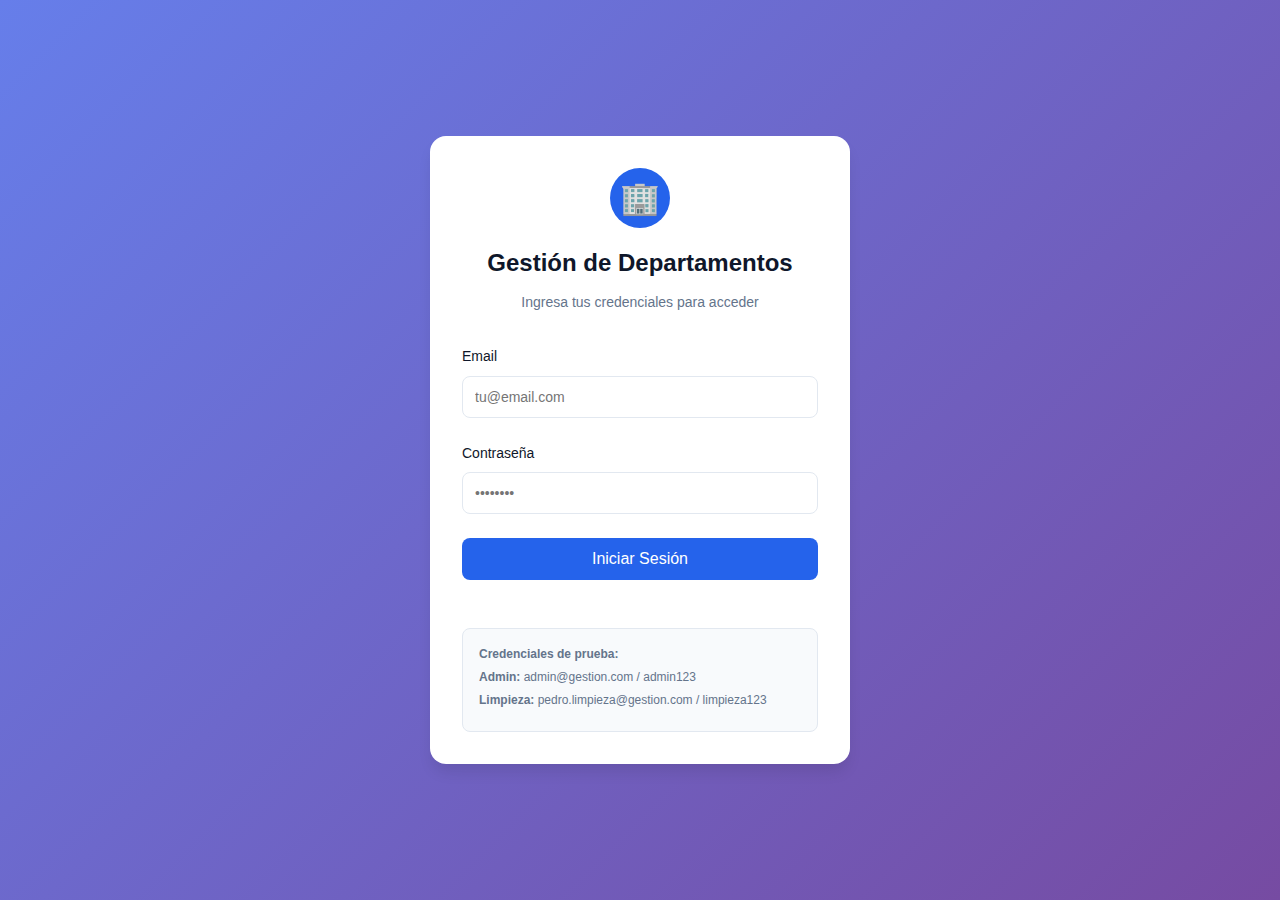
<file: index.html>
<!DOCTYPE html>
<html lang="es">
<head>
    <meta charset="UTF-8">
    <meta name="viewport" content="width=device-width, initial-scale=1.0, maximum-scale=1.0, user-scalable=no">
    <meta name="theme-color" content="#2563eb">
    <meta name="apple-mobile-web-app-capable" content="yes">
    <meta name="apple-mobile-web-app-status-bar-style" content="black-translucent">
    
    <title>Gestión de Departamentos - Login</title>
    
    <link rel="stylesheet" href="css/styles.css">
</head>
<body>
    <div class="login-container">
        <div class="login-card">
            <div class="login-header">
                <div class="icon">🏢</div>
                <h1>Gestión de Departamentos</h1>
                <p>Ingresa tus credenciales para acceder</p>
            </div>

            <form id="loginForm" class="login-form">
                <div class="form-group">
                    <label for="email">Email</label>
                    <input type="email" id="email" name="email" required placeholder="tu@email.com">
                </div>

                <div class="form-group">
                    <label for="password">Contraseña</label>
                    <input type="password" id="password" name="password" required placeholder="••••••••">
                </div>

                <div id="errorMessage" class="error-message" style="display: none;"></div>

                <button type="submit" class="btn-primary" id="loginBtn">
                    Iniciar Sesión
                </button>

                <div class="test-credentials">
                    <p class="test-title">Credenciales de prueba:</p>
                    <p><strong>Admin:</strong> admin@gestion.com / admin123</p>
                    <p><strong>Limpieza:</strong> pedro.limpieza@gestion.com / limpieza123</p>
                </div>
            </form>
        </div>
    </div>

    <script src="js/config.js"></script>
    <script src="js/auth.js"></script>
    <script src="js/login.js"></script>
    <script src="js/notifications.js"></script>
    <script src="js/mobile-auto.js"></script>
</body>
</html>
</file>
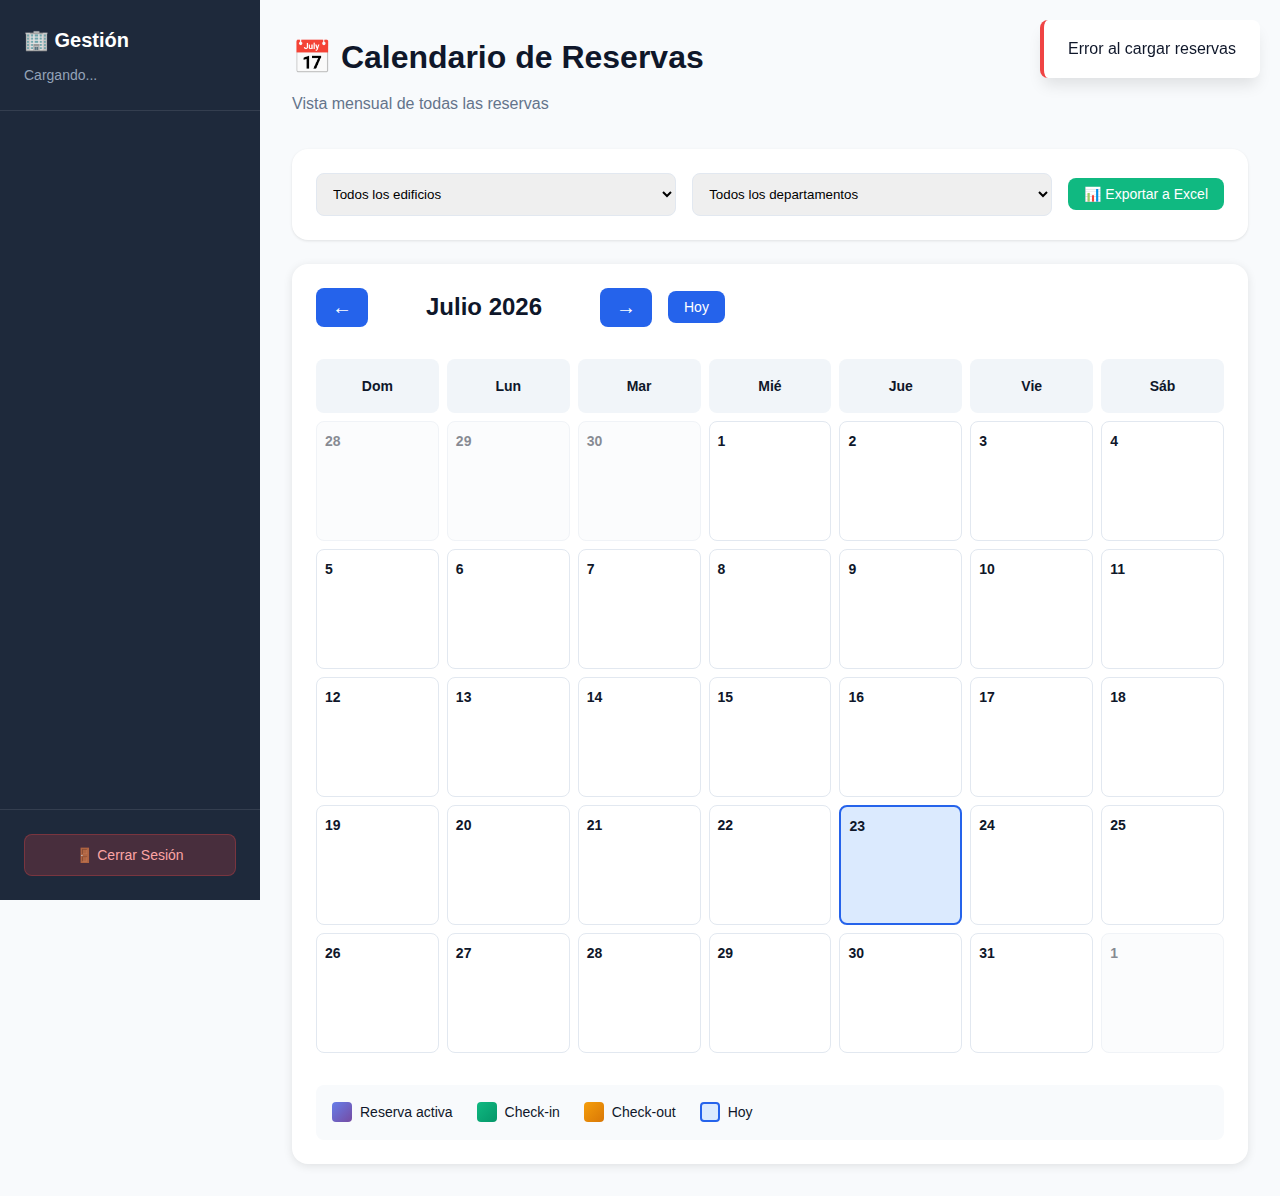
<file: pages/calendario.html>
<!DOCTYPE html>
<html lang="es">
<head>
    <meta charset="UTF-8">
    <meta name="viewport" content="width=device-width, initial-scale=1.0">
    <title>Calendario - Gestión</title>
    <link rel="stylesheet" href="../css/styles.css">
    <style>
        .calendario-container {
            background: white;
            border-radius: 1rem;
            padding: 1.5rem;
            box-shadow: 0 2px 10px rgba(0,0,0,0.1);
        }
        
        .calendario-header {
            display: flex;
            justify-content: space-between;
            align-items: center;
            margin-bottom: 2rem;
            flex-wrap: wrap;
            gap: 1rem;
        }
        
        .mes-navegacion {
            display: flex;
            align-items: center;
            gap: 1rem;
        }
        
        .btn-mes {
            padding: 0.5rem 1rem;
            background: #2563eb;
            color: white;
            border: none;
            border-radius: 0.5rem;
            cursor: pointer;
            font-size: 1.25rem;
        }
        
        .mes-actual {
            font-size: 1.5rem;
            font-weight: 700;
            min-width: 200px;
            text-align: center;
        }
        
        .calendario-grid {
            display: grid;
            grid-template-columns: repeat(7, 1fr);
            gap: 0.5rem;
            margin-bottom: 2rem;
        }
        
        .dia-header {
            text-align: center;
            font-weight: 700;
            padding: 1rem;
            background: #f1f5f9;
            border-radius: 0.5rem;
            font-size: 0.875rem;
        }
        
        .dia-celda {
            min-height: 120px;
            border: 1px solid #e2e8f0;
            border-radius: 0.5rem;
            padding: 0.5rem;
            position: relative;
            cursor: pointer;
            transition: all 0.2s;
        }
        
        .dia-celda:hover {
            border-color: #2563eb;
            box-shadow: 0 2px 8px rgba(37, 99, 235, 0.2);
        }
        
        .dia-celda.otro-mes {
            background: #f8fafc;
            opacity: 0.5;
        }
        
        .dia-celda.hoy {
            background: #dbeafe;
            border: 2px solid #2563eb;
        }
        
        .dia-numero {
            font-weight: 700;
            font-size: 0.875rem;
            margin-bottom: 0.25rem;
        }
        
        .reserva-item {
            background: linear-gradient(135deg, #667eea 0%, #764ba2 100%);
            color: white;
            padding: 0.25rem 0.5rem;
            border-radius: 0.25rem;
            font-size: 0.75rem;
            margin-bottom: 0.25rem;
            white-space: nowrap;
            overflow: hidden;
            text-overflow: ellipsis;
            cursor: pointer;
        }
        
        .reserva-item:hover {
            transform: scale(1.05);
        }
        
        .reserva-item.check-in {
            background: linear-gradient(135deg, #10b981 0%, #059669 100%);
        }
        
        .reserva-item.check-out {
            background: linear-gradient(135deg, #f59e0b 0%, #d97706 100%);
        }
        
        .leyenda {
            display: flex;
            gap: 1.5rem;
            margin-top: 2rem;
            flex-wrap: wrap;
            padding: 1rem;
            background: #f8fafc;
            border-radius: 0.5rem;
        }
        
        .leyenda-item {
            display: flex;
            align-items: center;
            gap: 0.5rem;
            font-size: 0.875rem;
        }
        
        .leyenda-color {
            width: 20px;
            height: 20px;
            border-radius: 0.25rem;
        }
        
        @media (max-width: 768px) {
            .calendario-grid {
                font-size: 0.75rem;
            }
            
            .dia-celda {
                min-height: 80px;
                padding: 0.25rem;
            }
            
            .dia-numero {
                font-size: 0.75rem;
            }
            
            .reserva-item {
                font-size: 0.65rem;
                padding: 0.15rem 0.25rem;
            }
        }
    </style>
</head>
<body>
    <div class="app-container">
        <aside class="sidebar">
            <div class="sidebar-header">
                <h2>🏢 Gestión</h2>
                <div class="user-info">
                    <div id="userName">Cargando...</div>
                    <div id="userRole" style="font-size: 0.75rem;"></div>
                </div>
            </div>
            <nav class="sidebar-menu" id="sidebarMenu"></nav>
            <div class="sidebar-footer">
                <button class="btn-logout" onclick="logout()">🚪 Cerrar Sesión</button>
            </div>
        </aside>

        <main class="main-content">
            <div class="page-header">
                <h1>📅 Calendario de Reservas</h1>
                <p>Vista mensual de todas las reservas</p>
            </div>

            <!-- Filtros y Acciones -->
            <div class="card">
                <div style="display: flex; gap: 1rem; flex-wrap: wrap; align-items: center;">
                    <select 
                        id="filterEdificio" 
                        onchange="cargarReservasDelMes()"
                        style="padding: 0.75rem; border: 1px solid var(--border); border-radius: var(--radius); flex: 1; min-width: 200px;"
                    >
                        <option value="">Todos los edificios</option>
                    </select>
                    
                    <select 
                        id="filterDepartamento" 
                        onchange="cargarReservasDelMes()"
                        style="padding: 0.75rem; border: 1px solid var(--border); border-radius: var(--radius); flex: 1; min-width: 200px;"
                    >
                        <option value="">Todos los departamentos</option>
                    </select>

                    <button class="btn btn-success" onclick="exportarMesActual()">
                        📊 Exportar a Excel
                    </button>
                </div>
            </div>

            <!-- Calendario -->
            <div class="calendario-container">
                <div class="calendario-header">
                    <div class="mes-navegacion">
                        <button class="btn-mes" onclick="cambiarMes(-1)">←</button>
                        <div class="mes-actual" id="mesActual">Cargando...</div>
                        <button class="btn-mes" onclick="cambiarMes(1)">→</button>
                        <button class="btn btn-primary" onclick="irHoy()">Hoy</button>
                    </div>
                </div>

                <div class="calendario-grid" id="calendarioGrid">
                    <!-- Se llena con JavaScript -->
                </div>

                <!-- Leyenda -->
                <div class="leyenda">
                    <div class="leyenda-item">
                        <div class="leyenda-color" style="background: linear-gradient(135deg, #667eea 0%, #764ba2 100%);"></div>
                        <span>Reserva activa</span>
                    </div>
                    <div class="leyenda-item">
                        <div class="leyenda-color" style="background: linear-gradient(135deg, #10b981 0%, #059669 100%);"></div>
                        <span>Check-in</span>
                    </div>
                    <div class="leyenda-item">
                        <div class="leyenda-color" style="background: linear-gradient(135deg, #f59e0b 0%, #d97706 100%);"></div>
                        <span>Check-out</span>
                    </div>
                    <div class="leyenda-item">
                        <div class="leyenda-color" style="background: #dbeafe; border: 2px solid #2563eb;"></div>
                        <span>Hoy</span>
                    </div>
                </div>
            </div>
        </main>
    </div>

    <script src="../js/config.js"></script>
    <script src="../js/auth.js"></script>
    <script src="../js/menu.js"></script>
    <script src="../js/notifications.js"></script>
    <script src="../js/mobile-auto.js"></script>
    <script>
        let mesActual = new Date();
        let reservasDelMes = [];
        let edificiosData = [];
        let departamentosData = [];

        const diasSemana = ['Dom', 'Lun', 'Mar', 'Mié', 'Jue', 'Vie', 'Sáb'];
        const meses = ['Enero', 'Febrero', 'Marzo', 'Abril', 'Mayo', 'Junio', 
                       'Julio', 'Agosto', 'Septiembre', 'Octubre', 'Noviembre', 'Diciembre'];

        document.addEventListener('DOMContentLoaded', async function() {
            await cargarEdificios();
            await cargarDepartamentos();
            renderCalendario();
            cargarReservasDelMes();
        });

        async function cargarEdificios() {
            try {
                const data = await apiRequest('/edificios');
                edificiosData = data.edificios || [];
                
                const select = document.getElementById('filterEdificio');
                select.innerHTML = '<option value="">Todos los edificios</option>' +
                    edificiosData.map(e => `<option value="${e.id}">${e.nombre}</option>`).join('');
            } catch (error) {
                console.error('Error:', error);
            }
        }

        async function cargarDepartamentos() {
            try {
                const data = await apiRequest('/departamentos');
                departamentosData = data.departamentos || [];
                
                const select = document.getElementById('filterDepartamento');
                select.innerHTML = '<option value="">Todos los departamentos</option>' +
                    departamentosData.map(d => `<option value="${d.id}">${d.numero} - ${d.edificio.nombre}</option>`).join('');
            } catch (error) {
                console.error('Error:', error);
            }
        }

        async function cargarReservasDelMes() {
            try {
                const data = await apiRequest('/reservas');
                let reservas = data.reservas || [];
                
                // Filtrar por edificio si está seleccionado
                const edificioId = document.getElementById('filterEdificio').value;
                if (edificioId) {
                    reservas = reservas.filter(r => r.departamento.edificioId == edificioId);
                }
                
                // Filtrar por departamento si está seleccionado
                const departamentoId = document.getElementById('filterDepartamento').value;
                if (departamentoId) {
                    reservas = reservas.filter(r => r.departamentoId == departamentoId);
                }
                
                // Filtrar por mes actual
                reservasDelMes = reservas.filter(r => {
                    const inicio = new Date(r.fechaInicio);
                    const fin = new Date(r.fechaFin);
                    const mesInicio = new Date(mesActual.getFullYear(), mesActual.getMonth(), 1);
                    const mesFin = new Date(mesActual.getFullYear(), mesActual.getMonth() + 1, 0);
                    
                    return (inicio <= mesFin && fin >= mesInicio);
                });
                
                renderCalendario();
            } catch (error) {
                console.error('Error:', error);
                showError('Error al cargar reservas');
            }
        }

        function renderCalendario() {
            const grid = document.getElementById('calendarioGrid');
            document.getElementById('mesActual').textContent = 
                `${meses[mesActual.getMonth()]} ${mesActual.getFullYear()}`;
            
            // Headers de días
            let html = diasSemana.map(dia => 
                `<div class="dia-header">${dia}</div>`
            ).join('');
            
            // Obtener primer día del mes
            const primerDia = new Date(mesActual.getFullYear(), mesActual.getMonth(), 1);
            const ultimoDia = new Date(mesActual.getFullYear(), mesActual.getMonth() + 1, 0);
            const diaInicio = primerDia.getDay();
            
            // Días del mes anterior
            const mesAnterior = new Date(mesActual.getFullYear(), mesActual.getMonth(), 0);
            for (let i = diaInicio - 1; i >= 0; i--) {
                const dia = mesAnterior.getDate() - i;
                html += `<div class="dia-celda otro-mes"><div class="dia-numero">${dia}</div></div>`;
            }
            
            // Días del mes actual
            const hoy = new Date();
            for (let dia = 1; dia <= ultimoDia.getDate(); dia++) {
                const fecha = new Date(mesActual.getFullYear(), mesActual.getMonth(), dia);
                const esHoy = fecha.toDateString() === hoy.toDateString();
                const reservasDelDia = obtenerReservasDelDia(fecha);
                
                html += `
                    <div class="dia-celda ${esHoy ? 'hoy' : ''}" onclick="verDia('${fecha.toISOString()}')">
                        <div class="dia-numero">${dia}</div>
                        ${reservasDelDia.map(r => renderReservaItem(r, fecha)).join('')}
                    </div>
                `;
            }
            
            // Completar con días del mes siguiente
            const diasMostrados = diaInicio + ultimoDia.getDate();
            const celdasRestantes = Math.ceil(diasMostrados / 7) * 7 - diasMostrados;
            for (let i = 1; i <= celdasRestantes; i++) {
                html += `<div class="dia-celda otro-mes"><div class="dia-numero">${i}</div></div>`;
            }
            
            grid.innerHTML = html;
        }

        function obtenerReservasDelDia(fecha) {
            return reservasDelMes.filter(r => {
                const inicio = new Date(r.fechaInicio);
                const fin = new Date(r.fechaFin);
                inicio.setHours(0, 0, 0, 0);
                fin.setHours(0, 0, 0, 0);
                fecha.setHours(0, 0, 0, 0);
                
                return fecha >= inicio && fecha <= fin;
            });
        }

        function renderReservaItem(reserva, fecha) {
            const fechaInicio = new Date(reserva.fechaInicio);
            const fechaFin = new Date(reserva.fechaFin);
            fechaInicio.setHours(0, 0, 0, 0);
            fechaFin.setHours(0, 0, 0, 0);
            fecha.setHours(0, 0, 0, 0);
            
            let clase = 'reserva-item';
            let icono = '📅';
            
            if (fecha.getTime() === fechaInicio.getTime()) {
                clase += ' check-in';
                icono = '✅';
            } else if (fecha.getTime() === fechaFin.getTime()) {
                clase += ' check-out';
                icono = '🚪';
            }
            
            return `
                <div class="${clase}" onclick="event.stopPropagation(); verReserva(${reserva.id})" title="${reserva.cliente.nombre} - ${reserva.departamento.numero}">
                    ${icono} ${reserva.departamento.numero}
                </div>
            `;
        }

        function cambiarMes(direccion) {
            mesActual.setMonth(mesActual.getMonth() + direccion);
            cargarReservasDelMes();
        }

        function irHoy() {
            mesActual = new Date();
            cargarReservasDelMes();
        }

        function verDia(fechaISO) {
            const fecha = new Date(fechaISO);
            const reservas = obtenerReservasDelDia(fecha);
            
            if (reservas.length === 0) {
                showSuccess(`📅 ${fecha.toLocaleDateString('es-PY')}\n\nNo hay reservas este día`);
                return;
            }
            
            let mensaje = `📅 ${fecha.toLocaleDateString('es-PY', { 
                weekday: 'long', 
                year: 'numeric', 
                month: 'long', 
                day: 'numeric' 
            })}\n\n`;
            
            reservas.forEach(r => {
                mensaje += `🏢 ${r.departamento.numero} - ${r.departamento.edificio.nombre}\n`;
                mensaje += `👤 ${r.cliente.nombre}\n`;
                mensaje += `💰 ₲${r.monto.toLocaleString('es-PY')}\n`;
                mensaje += `📊 ${r.estado}\n\n`;
            });
            
            showSuccess(mensaje);
        }

        function verReserva(id) {
            const reserva = reservasDelMes.find(r => r.id === id);
            if (!reserva) return;
            
            const mensaje = `
🏢 RESERVA #${reserva.id}

👤 Cliente: ${reserva.cliente.nombre}
📞 Tel: ${reserva.cliente.telefono}

🚪 Departamento: ${reserva.departamento.numero}
🏢 Edificio: ${reserva.departamento.edificio.nombre}

📅 Check-in: ${new Date(reserva.fechaInicio).toLocaleString('es-PY')}
🚪 Check-out: ${new Date(reserva.fechaFin).toLocaleString('es-PY')}

💰 Monto: ₲${reserva.monto.toLocaleString('es-PY')}
💳 Pagado: ${reserva.pagado ? 'Sí' : 'No'}
${reserva.metodoPago ? `Método: ${reserva.metodoPago}` : ''}

📊 Estado: ${reserva.estado}
            `.trim();
            
            alert(mensaje);
        }

        async function exportarMesActual() {
            try {
                // Obtener reservas del mes
                const inicio = new Date(mesActual.getFullYear(), mesActual.getMonth(), 1);
                const fin = new Date(mesActual.getFullYear(), mesActual.getMonth() + 1, 0);
                
                const reservasExportar = reservasDelMes.filter(r => r.estado !== 'cancelada');
                
                if (reservasExportar.length === 0) {
                    showWarning('No hay reservas para exportar en este mes');
                    return;
                }
                
                // Crear CSV
                let csv = 'ID,Cliente,Teléfono,Departamento,Edificio,Check-in,Check-out,Días,Monto,Pagado,Método Pago,Estado\n';
                
                reservasExportar.forEach(r => {
                    const fechaInicio = new Date(r.fechaInicio);
                    const fechaFin = new Date(r.fechaFin);
                    const dias = Math.ceil((fechaFin - fechaInicio) / (1000 * 60 * 60 * 24));
                    
                    csv += `${r.id},"${r.cliente.nombre}","${r.cliente.telefono}","${r.departamento.numero}","${r.departamento.edificio.nombre}","${fechaInicio.toLocaleDateString('es-PY')}","${fechaFin.toLocaleDateString('es-PY')}",${dias},${r.monto},"${r.pagado ? 'Sí' : 'No'}","${r.metodoPago || 'N/A'}","${r.estado}"\n`;
                });
                
                // Descargar archivo
                const blob = new Blob([csv], { type: 'text/csv;charset=utf-8;' });
                const link = document.createElement('a');
                link.href = URL.createObjectURL(blob);
                link.download = `reservas_${meses[mesActual.getMonth()]}_${mesActual.getFullYear()}.csv`;
                link.click();
                
                showSuccess('✅ Excel exportado exitosamente');
            } catch (error) {
                console.error('Error:', error);
                showError('Error al exportar: ' + error.message);
            }
        }
    </script>
</body>
</html>
</file>
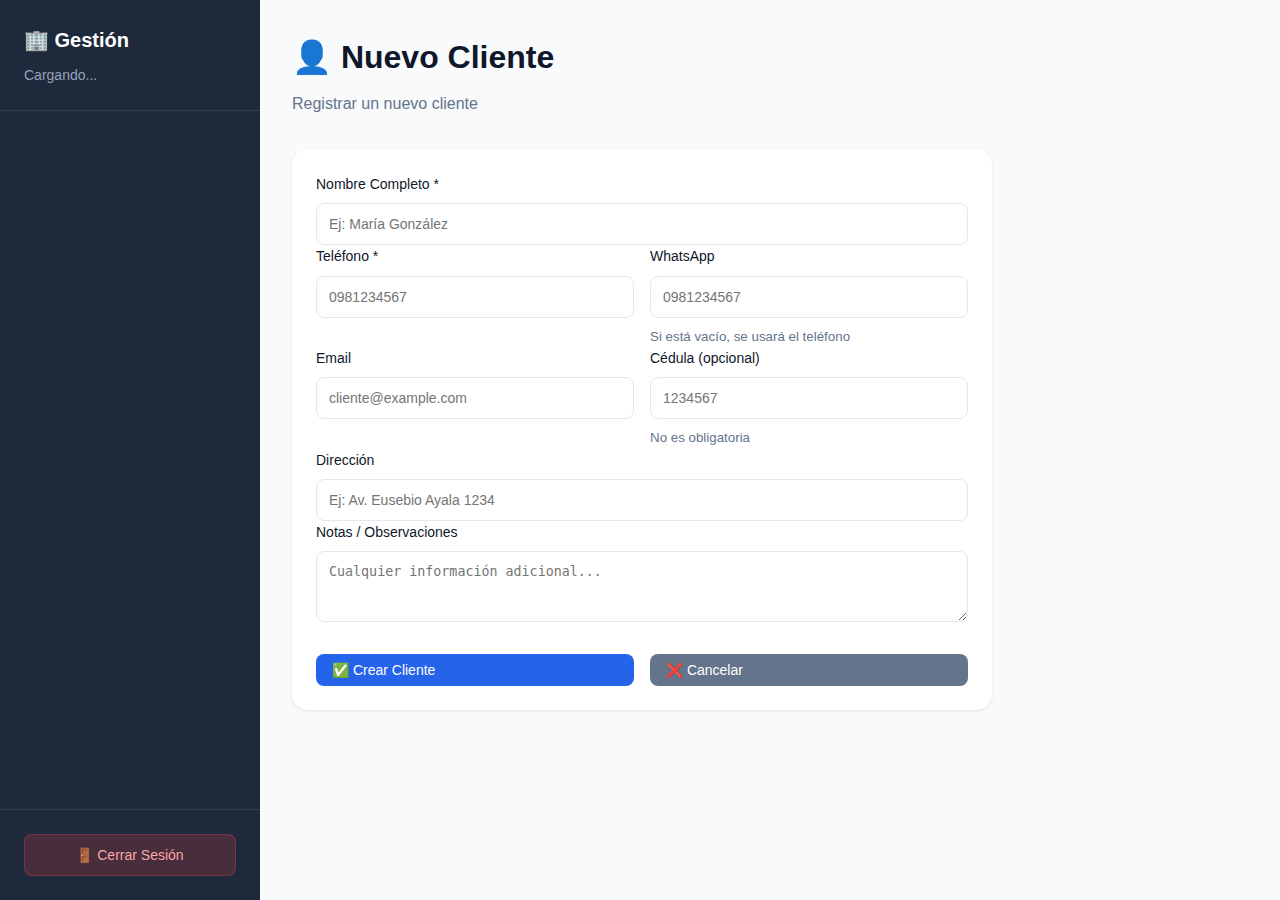
<file: pages/clientes.html>
<!DOCTYPE html>
<html lang="es">
<head>
    <meta charset="UTF-8">
    <meta name="viewport" content="width=device-width, initial-scale=1.0">
    <title>Nuevo Cliente - Gestión</title>
    <link rel="stylesheet" href="../css/styles.css">
</head>
<body>
    <div class="app-container">
        <aside class="sidebar">
            <div class="sidebar-header">
                <h2>🏢 Gestión</h2>
                <div class="user-info">
                    <div id="userName">Cargando...</div>
                    <div id="userRole" style="font-size: 0.75rem;"></div>
                </div>
            </div>
            <nav class="sidebar-menu" id="sidebarMenu"></nav>
            <div class="sidebar-footer">
                <button class="btn-logout" onclick="logout()">🚪 Cerrar Sesión</button>
            </div>
        </aside>

        <main class="main-content">
            <div class="page-header">
                <h1>👤 Nuevo Cliente</h1>
                <p>Registrar un nuevo cliente</p>
            </div>

            <div class="card" style="max-width: 700px;">
                <form id="clienteForm">
                    <div class="form-group">
                        <label for="nombre">Nombre Completo *</label>
                        <input 
                            type="text" 
                            id="nombre" 
                            required 
                            placeholder="Ej: María González"
                            style="padding: 0.75rem; border: 1px solid var(--border); border-radius: var(--radius);"
                        >
                    </div>

                    <div style="display: grid; grid-template-columns: 1fr 1fr; gap: 1rem;">
                        <div class="form-group">
                            <label for="telefono">Teléfono *</label>
                            <input 
                                type="tel" 
                                id="telefono" 
                                required 
                                placeholder="0981234567"
                                style="padding: 0.75rem; border: 1px solid var(--border); border-radius: var(--radius);"
                            >
                        </div>

                        <div class="form-group">
                            <label for="whatsapp">WhatsApp</label>
                            <input 
                                type="tel" 
                                id="whatsapp" 
                                placeholder="0981234567"
                                style="padding: 0.75rem; border: 1px solid var(--border); border-radius: var(--radius);"
                            >
                            <small style="color: var(--text-secondary);">Si está vacío, se usará el teléfono</small>
                        </div>
                    </div>

                    <div style="display: grid; grid-template-columns: 1fr 1fr; gap: 1rem;">
                        <div class="form-group">
                            <label for="email">Email</label>
                            <input 
                                type="email" 
                                id="email" 
                                placeholder="cliente@example.com"
                                style="padding: 0.75rem; border: 1px solid var(--border); border-radius: var(--radius);"
                            >
                        </div>

                        <div class="form-group">
                            <label for="cedula">Cédula (opcional)</label>
                            <input 
                                type="text" 
                                id="cedula" 
                                placeholder="1234567"
                                style="padding: 0.75rem; border: 1px solid var(--border); border-radius: var(--radius);"
                            >
                            <small style="color: var(--text-secondary);">No es obligatoria</small>
                        </div>
                    </div>

                    <div class="form-group">
                        <label for="direccion">Dirección</label>
                        <input 
                            type="text" 
                            id="direccion" 
                            placeholder="Ej: Av. Eusebio Ayala 1234"
                            style="padding: 0.75rem; border: 1px solid var(--border); border-radius: var(--radius);"
                        >
                    </div>

                    <div class="form-group">
                        <label for="notas">Notas / Observaciones</label>
                        <textarea 
                            id="notas" 
                            rows="3"
                            placeholder="Cualquier información adicional..."
                            style="padding: 0.75rem; border: 1px solid var(--border); border-radius: var(--radius); width: 100%;"
                        ></textarea>
                    </div>

                    <div style="display: flex; gap: 1rem; margin-top: 2rem;">
                        <button type="submit" class="btn btn-primary" style="flex: 1;">
                            ✅ Crear Cliente
                        </button>
                        <button type="button" class="btn btn-secondary" onclick="window.location.href='clientes.html'" style="flex: 1;">
                            ❌ Cancelar
                        </button>
                    </div>
                </form>
            </div>
        </main>
    </div>

    <script src="../js/config.js"></script>
    <script src="../js/auth.js"></script>
    <script src="../js/menu.js"></script>
    <script src="../js/notifications.js"></script>
    <script src="../js/nuevo-cliente.js"></script>
    <script src="../js/mobile-auto.js"></script>
</body>
</html>
</file>
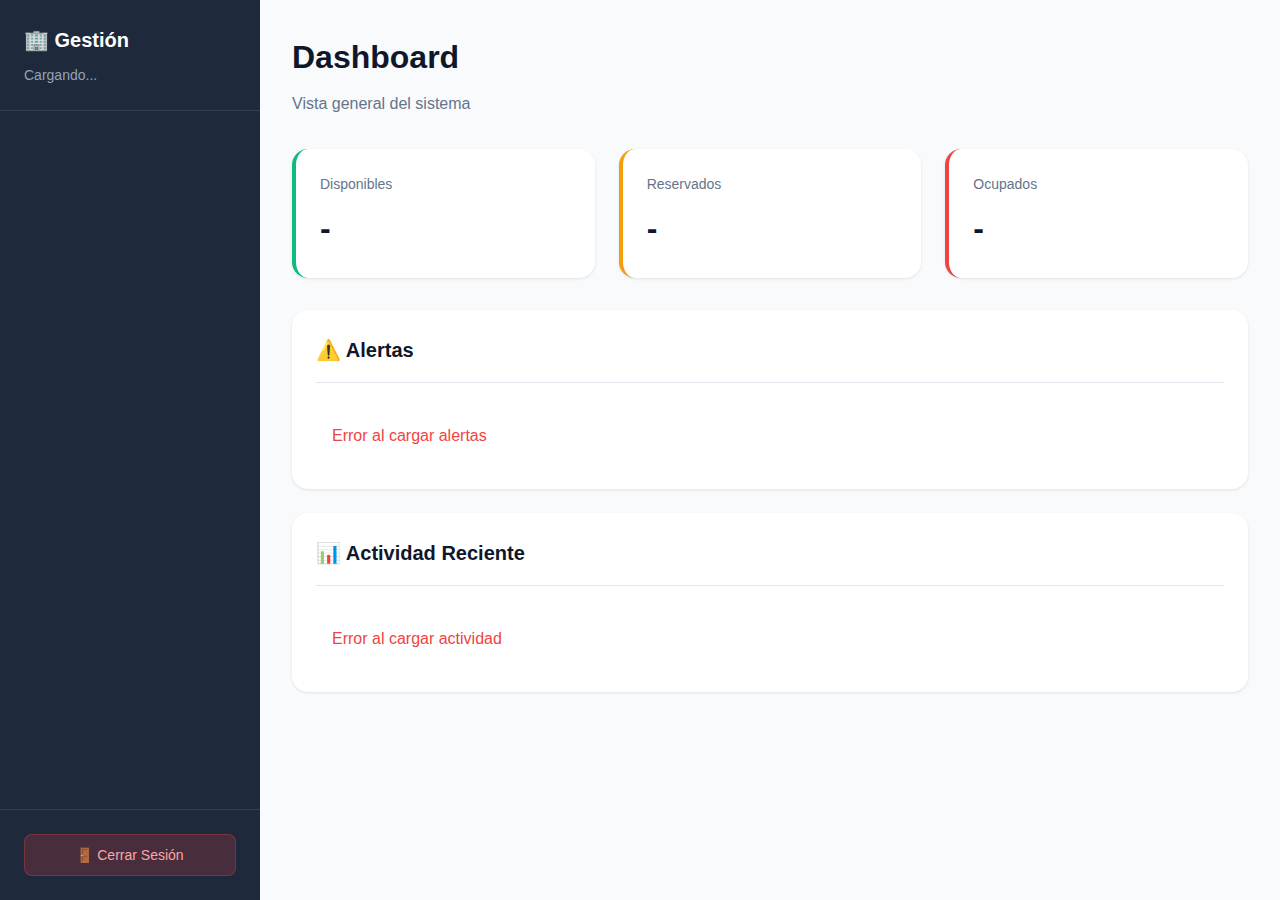
<file: pages/dashboard.html>
<!DOCTYPE html>
<html lang="es">
<head>
    <meta charset="UTF-8">
    <meta name="viewport" content="width=device-width, initial-scale=1.0">
    <title>Dashboard - Gestión</title>
    <link rel="stylesheet" href="../css/styles.css">
</head>
<body>
    <div class="app-container">
        <!-- Sidebar -->
        <aside class="sidebar">
            <div class="sidebar-header">
                <h2>🏢 Gestión</h2>
                <div class="user-info">
                    <div id="userName">Cargando...</div>
                    <div id="userRole" style="font-size: 0.75rem;"></div>
                </div>
            </div>

            <nav class="sidebar-menu" id="sidebarMenu">
                <!-- Se llena dinámicamente según el rol -->
            </nav>

            <div class="sidebar-footer">
                <button class="btn-logout" onclick="logout()">
                    🚪 Cerrar Sesión
                </button>
            </div>
        </aside>

        <!-- Contenido principal -->
        <main class="main-content">
            <div class="page-header">
                <h1>Dashboard</h1>
                <p>Vista general del sistema</p>
            </div>

            <!-- Estadísticas -->
            <div class="stats-grid" id="statsGrid">
                <div class="stat-card success">
                    <div class="stat-label">Disponibles</div>
                    <div class="stat-value" id="statDisponibles">-</div>
                </div>

                <div class="stat-card warning">
                    <div class="stat-label">Reservados</div>
                    <div class="stat-value" id="statReservados">-</div>
                </div>

                <div class="stat-card danger">
                    <div class="stat-label">Ocupados</div>
                    <div class="stat-value" id="statOcupados">-</div>
                </div>

                <div class="stat-card info" id="statIngresosCard" style="display: none;">
                    <div class="stat-label">Ingresos del Mes</div>
                    <div class="stat-value" id="statIngresos">-</div>
                </div>
            </div>

            <!-- Alertas -->
            <div class="card" id="alertasCard">
                <div class="card-header">
                    <h3 class="card-title">⚠️ Alertas</h3>
                </div>
                <div id="alertasList">
                    <div class="loading">
                        <div class="spinner"></div>
                    </div>
                </div>
            </div>

            <!-- Actividad reciente -->
            <div class="card">
                <div class="card-header">
                    <h3 class="card-title">📊 Actividad Reciente</h3>
                </div>
                <div id="actividadList">
                    <div class="loading">
                        <div class="spinner"></div>
                    </div>
                </div>
            </div>
        </main>
    </div>

    <script src="../js/config.js"></script>
    <script src="../js/auth.js"></script>
    <script src="../js/menu.js"></script>
    <script src="../js/notifications.js"></script>
    <script src="../js/dashboard.js"></script>
    <script src="../js/mobile-auto.js"></script>
</body>
</html>
</file>
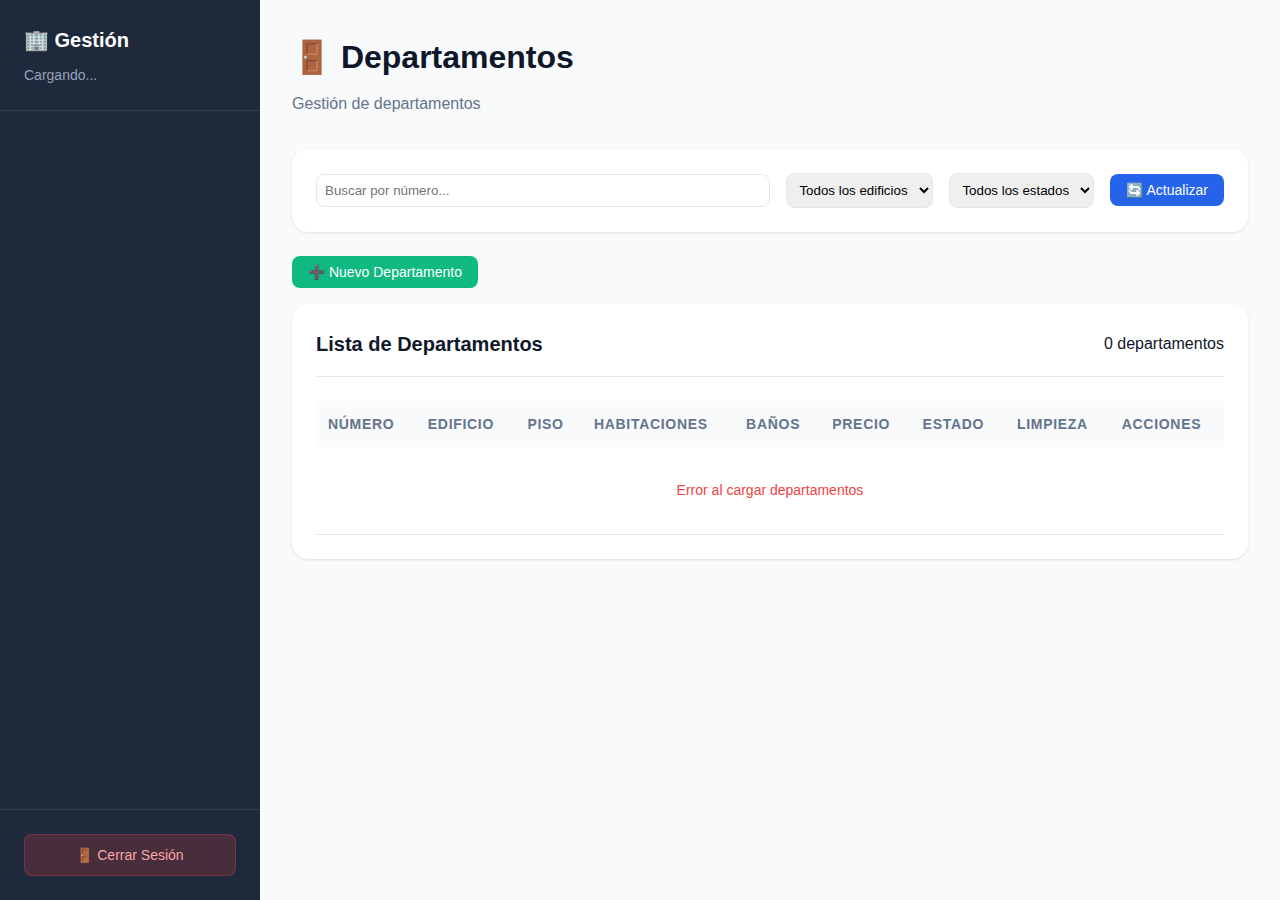
<file: pages/departamentos.html>
<!DOCTYPE html>
<html lang="es">
<head>
    <meta charset="UTF-8">
    <meta name="viewport" content="width=device-width, initial-scale=1.0">
    <title>Departamentos - Gestión</title>
    <link rel="stylesheet" href="../css/styles.css">
</head>
<body>
    <div class="app-container">
        <aside class="sidebar">
            <div class="sidebar-header">
                <h2>🏢 Gestión</h2>
                <div class="user-info">
                    <div id="userName">Cargando...</div>
                    <div id="userRole" style="font-size: 0.75rem;"></div>
                </div>
            </div>
            <nav class="sidebar-menu" id="sidebarMenu"></nav>
            <div class="sidebar-footer">
                <button class="btn-logout" onclick="logout()">🚪 Cerrar Sesión</button>
            </div>
        </aside>

        <main class="main-content">
            <div class="page-header">
                <h1>🚪 Departamentos</h1>
                <p>Gestión de departamentos</p>
            </div>

            <!-- Filtros -->
            <div class="card">
                <div style="display: flex; gap: 1rem; align-items: center; flex-wrap: wrap;">
                    <input 
                        type="text" 
                        id="searchInput" 
                        placeholder="Buscar por número..." 
                        style="padding: 0.5rem; border: 1px solid var(--border); border-radius: var(--radius); flex: 1; min-width: 200px;"
                    >
                    
                    <!-- NUEVO: Filtro por edificio -->
                    <select 
                        id="filterEdificio" 
                        style="padding: 0.5rem; border: 1px solid var(--border); border-radius: var(--radius);"
                    >
                        <option value="">Todos los edificios</option>
                    </select>
                    
                    <select 
                        id="filterEstado" 
                        style="padding: 0.5rem; border: 1px solid var(--border); border-radius: var(--radius);"
                    >
                        <option value="">Todos los estados</option>
                        <option value="disponible">Disponibles</option>
                        <option value="reservado">Reservados</option>
                        <option value="ocupado">Ocupados</option>
                        <option value="mantenimiento">Mantenimiento</option>
                    </select>

                    <button class="btn btn-primary" onclick="cargarDepartamentos()">
                        🔄 Actualizar
                    </button>
                </div>
            </div>
            
            <button class="btn btn-success" onclick="window.location.href='nuevo-departamento.html'" style="margin-bottom: 1rem;">
                ➕ Nuevo Departamento
            </button>

            <!-- Lista de departamentos -->
            <div class="card">
                <div class="card-header">
                    <h3 class="card-title">Lista de Departamentos</h3>
                    <span id="totalDepartamentos">0 departamentos</span>
                </div>

                <div class="table-container">
                    <table>
                        <thead>
                            <tr>
                                <th>Número</th>
                                <th>Edificio</th>
                                <th>Piso</th>
                                <th>Habitaciones</th>
                                <th>Baños</th>
                                <th>Precio</th>
                                <th>Estado</th>
                                <th>Limpieza</th>
                                <th>Acciones</th>
                            </tr>
                        </thead>
                        <tbody id="departamentosTable">
                            <tr>
                                <td colspan="9" style="text-align: center; padding: 2rem;">
                                    <div class="loading">
                                        <div class="spinner"></div>
                                    </div>
                                </td>
                            </tr>
                        </tbody>
                    </table>
                </div>
            </div>
        </main>
    </div>

    <script src="../js/config.js"></script>
    <script src="../js/auth.js"></script>
    <script src="../js/menu.js"></script>
    <script src="../js/departamentos.js"></script>
    <script src="../js/notifications.js"></script>
    <script src="../js/mobile-auto.js"></script>
</body>
</html>
</file>
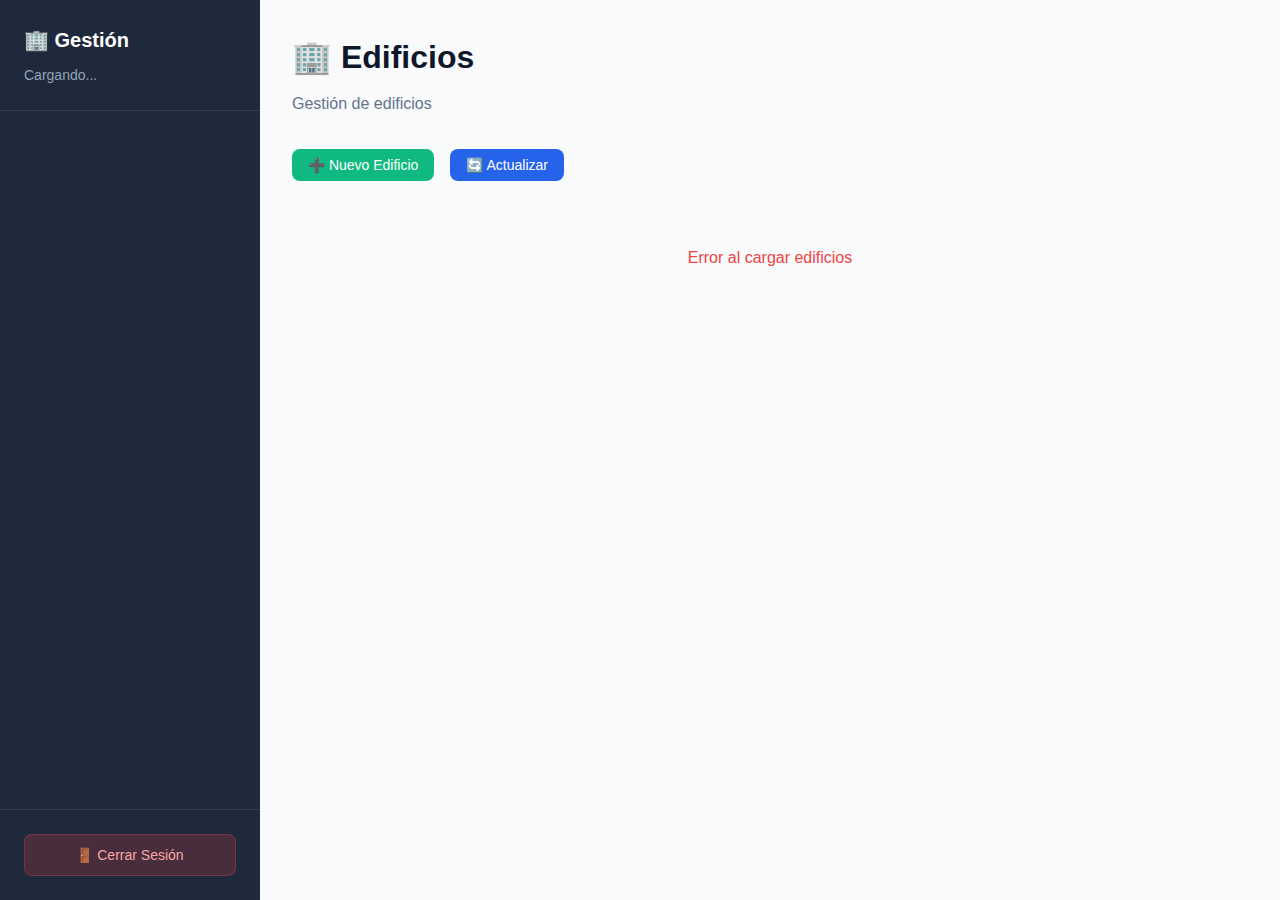
<file: pages/edificios.html>
<!DOCTYPE html>
<html lang="es">
<head>
    <meta charset="UTF-8">
    <meta name="viewport" content="width=device-width, initial-scale=1.0">
    <title>Edificios - Gestión</title>
    <link rel="stylesheet" href="../css/styles.css">
</head>
<body>
    <div class="app-container">
        <aside class="sidebar">
            <div class="sidebar-header">
                <h2>🏢 Gestión</h2>
                <div class="user-info">
                    <div id="userName">Cargando...</div>
                    <div id="userRole" style="font-size: 0.75rem;"></div>
                </div>
            </div>
            <nav class="sidebar-menu" id="sidebarMenu"></nav>
            <div class="sidebar-footer">
                <button class="btn-logout" onclick="logout()">🚪 Cerrar Sesión</button>
            </div>
        </aside>

        <main class="main-content">
            <div class="page-header">
                <h1>🏢 Edificios</h1>
                <p>Gestión de edificios</p>
            </div>

            <div style="display: flex; gap: 1rem; margin-bottom: 1rem;">
    <button class="btn btn-success" onclick="window.location.href='nuevo-edificio.html'">
        ➕ Nuevo Edificio
    </button>
    <button class="btn btn-primary" onclick="cargarEdificios()">
        🔄 Actualizar
    </button>
</div>

            <!-- Grid de edificios -->
            <div style="display: grid; grid-template-columns: repeat(auto-fill, minmax(300px, 1fr)); gap: 1.5rem;" id="edificiosGrid">
                <div class="loading" style="grid-column: 1/-1;">
                    <div class="spinner"></div>
                </div>
            </div>
        </main>
    </div>

    <script src="../js/config.js"></script>
    <script src="../js/auth.js"></script>
    <script src="../js/menu.js"></script>
    <script src="../js/edificios.js"></script>
    <script src="../js/notifications.js"></script>
    <script src="../js/mobile-auto.js"></script>
</body>
</html>
</file>
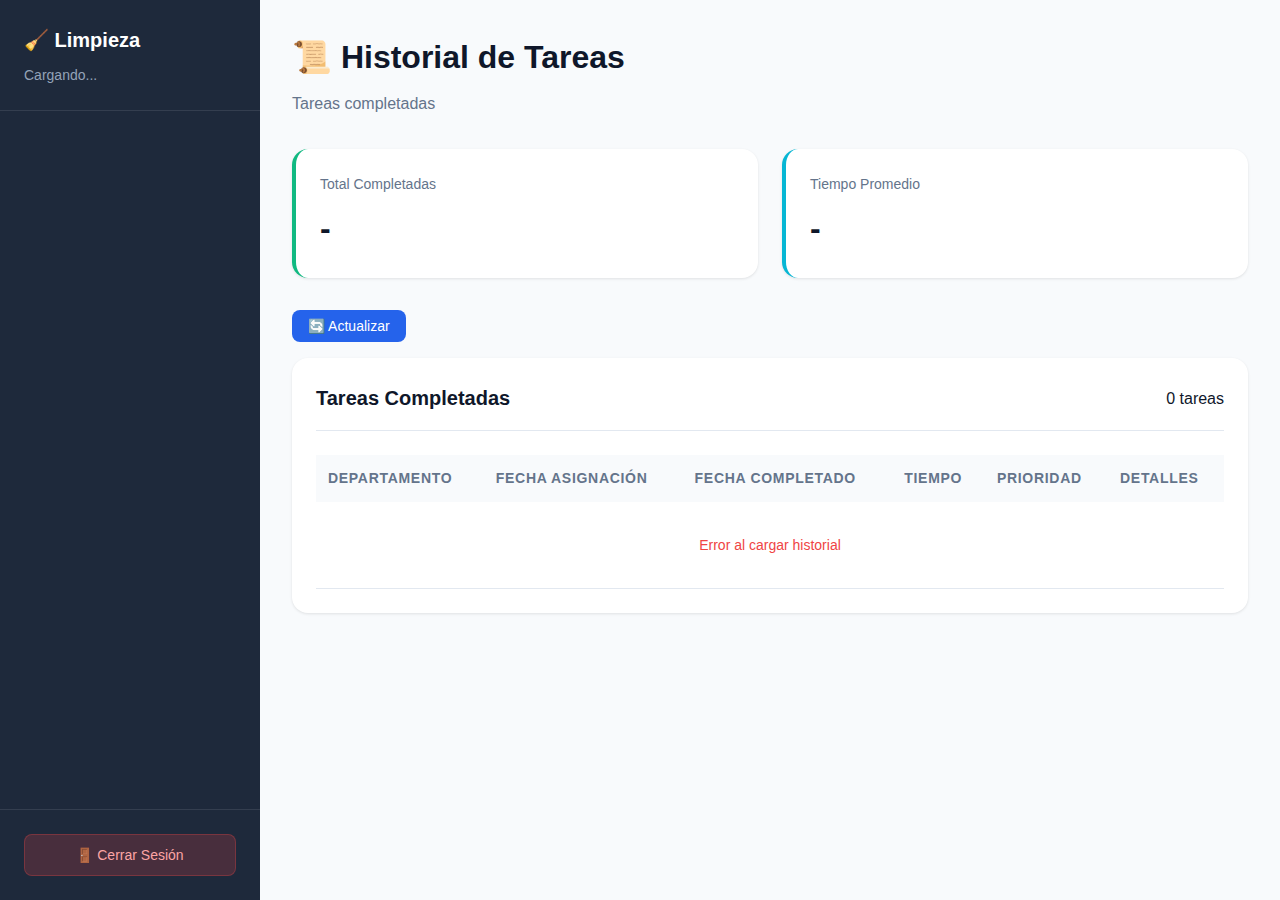
<file: pages/historial-limpieza.html>
<!DOCTYPE html>
<html lang="es">
<head>
    <meta charset="UTF-8">
    <meta name="viewport" content="width=device-width, initial-scale=1.0">
    <title>Historial - Limpieza</title>
    <link rel="stylesheet" href="../css/styles.css">
</head>
<body>
    <div class="app-container">
        <aside class="sidebar">
            <div class="sidebar-header">
                <h2>🧹 Limpieza</h2>
                <div class="user-info">
                    <div id="userName">Cargando...</div>
                    <div id="userRole" style="font-size: 0.75rem;"></div>
                </div>
            </div>
            <nav class="sidebar-menu" id="sidebarMenu"></nav>
            <div class="sidebar-footer">
                <button class="btn-logout" onclick="logout()">🚪 Cerrar Sesión</button>
            </div>
        </aside>

        <main class="main-content">
            <div class="page-header">
                <h1>📜 Historial de Tareas</h1>
                <p>Tareas completadas</p>
            </div>

            <!-- Estadísticas del historial -->
            <div class="stats-grid">
                <div class="stat-card success">
                    <div class="stat-label">Total Completadas</div>
                    <div class="stat-value" id="statTotal">-</div>
                </div>

                <div class="stat-card info">
                    <div class="stat-label">Tiempo Promedio</div>
                    <div class="stat-value" id="statTiempo">-</div>
                </div>
            </div>

            <button class="btn btn-primary" onclick="cargarHistorial()" style="margin-bottom: 1rem;">
                🔄 Actualizar
            </button>

            <!-- Lista del historial -->
            <div class="card">
                <div class="card-header">
                    <h3 class="card-title">Tareas Completadas</h3>
                    <span id="totalTareas">0 tareas</span>
                </div>

                <div class="table-container">
                    <table>
                        <thead>
                            <tr>
                                <th>Departamento</th>
                                <th>Fecha Asignación</th>
                                <th>Fecha Completado</th>
                                <th>Tiempo</th>
                                <th>Prioridad</th>
                                <th>Detalles</th>
                            </tr>
                        </thead>
                        <tbody id="historialTable">
                            <tr>
                                <td colspan="6" style="text-align: center; padding: 2rem;">
                                    <div class="loading">
                                        <div class="spinner"></div>
                                    </div>
                                </td>
                            </tr>
                        </tbody>
                    </table>
                </div>
            </div>
        </main>
    </div>

    <script src="../js/config.js"></script>
    <script src="../js/auth.js"></script>
    <script src="../js/menu.js"></script>
    <script src="../js/historial-limpieza.js"></script>
    <script src="../js/notifications.js"></script>
    <script src="../js/mobile-auto.js"></script>
</body>
</html>
</file>
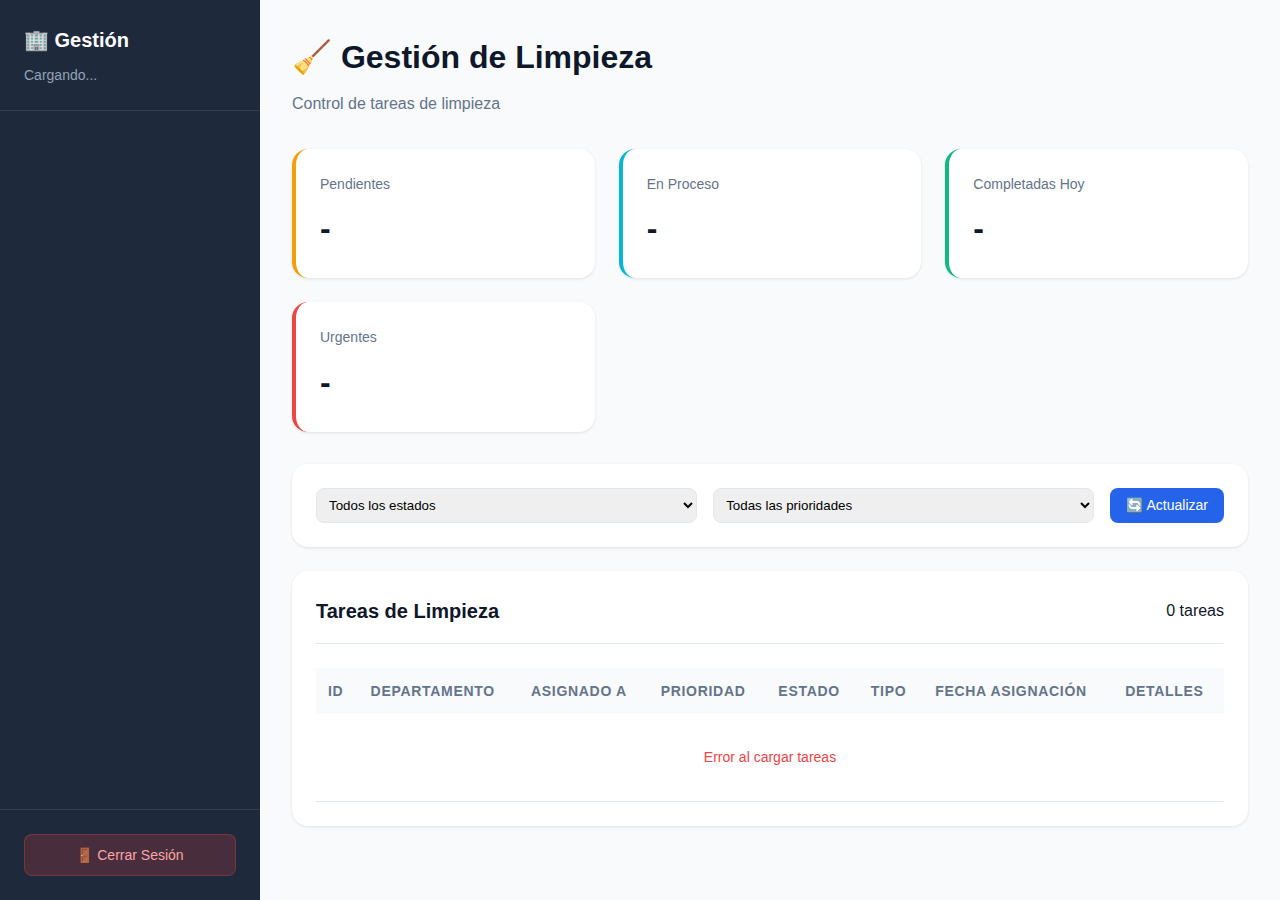
<file: pages/limpieza.html>
<!DOCTYPE html>
<html lang="es">
<head>
    <meta charset="UTF-8">
    <meta name="viewport" content="width=device-width, initial-scale=1.0">
    <title>Limpieza - Gestión</title>
    <link rel="stylesheet" href="../css/styles.css">
</head>
<body>
    <div class="app-container">
        <aside class="sidebar">
            <div class="sidebar-header">
                <h2>🏢 Gestión</h2>
                <div class="user-info">
                    <div id="userName">Cargando...</div>
                    <div id="userRole" style="font-size: 0.75rem;"></div>
                </div>
            </div>
            <nav class="sidebar-menu" id="sidebarMenu"></nav>
            <div class="sidebar-footer">
                <button class="btn-logout" onclick="logout()">🚪 Cerrar Sesión</button>
            </div>
        </aside>

        <main class="main-content">
            <div class="page-header">
                <h1>🧹 Gestión de Limpieza</h1>
                <p>Control de tareas de limpieza</p>
            </div>

            <!-- Estadísticas -->
            <div class="stats-grid">
                <div class="stat-card warning">
                    <div class="stat-label">Pendientes</div>
                    <div class="stat-value" id="statPendientes">-</div>
                </div>

                <div class="stat-card info">
                    <div class="stat-label">En Proceso</div>
                    <div class="stat-value" id="statEnProceso">-</div>
                </div>

                <div class="stat-card success">
                    <div class="stat-label">Completadas Hoy</div>
                    <div class="stat-value" id="statCompletadas">-</div>
                </div>

                <div class="stat-card danger">
                    <div class="stat-label">Urgentes</div>
                    <div class="stat-value" id="statUrgentes">-</div>
                </div>
            </div>

            <!-- Filtros -->
            <div class="card">
                <div style="display: flex; gap: 1rem; flex-wrap: wrap;">
                    <select id="filterEstado" style="padding: 0.5rem; border: 1px solid var(--border); border-radius: var(--radius); flex: 1;">
                        <option value="">Todos los estados</option>
                        <option value="pendiente">Pendientes</option>
                        <option value="en_proceso">En Proceso</option>
                        <option value="completada">Completadas</option>
                    </select>

                    <select id="filterPrioridad" style="padding: 0.5rem; border: 1px solid var(--border); border-radius: var(--radius); flex: 1;">
                        <option value="">Todas las prioridades</option>
                        <option value="urgente">Urgente</option>
                        <option value="alta">Alta</option>
                        <option value="media">Media</option>
                        <option value="baja">Baja</option>
                    </select>

                    <button class="btn btn-primary" onclick="cargarTareas()">
                        🔄 Actualizar
                    </button>
                </div>
            </div>

            <!-- Lista de tareas -->
            <div class="card">
                <div class="card-header">
                    <h3 class="card-title">Tareas de Limpieza</h3>
                    <span id="totalTareas">0 tareas</span>
                </div>

                <div class="table-container">
                    <table>
                        <thead>
                            <tr>
                                <th>ID</th>
                                <th>Departamento</th>
                                <th>Asignado a</th>
                                <th>Prioridad</th>
                                <th>Estado</th>
                                <th>Tipo</th>
                                <th>Fecha Asignación</th>
                                <th>Detalles</th>
                            </tr>
                        </thead>
                        <tbody id="tareasTable">
                            <tr>
                                <td colspan="8" style="text-align: center; padding: 2rem;">
                                    <div class="loading">
                                        <div class="spinner"></div>
                                    </div>
                                </td>
                            </tr>
                        </tbody>
                    </table>
                </div>
            </div>
        </main>
    </div>

    <script src="../js/config.js"></script>
    <script src="../js/auth.js"></script>
    <script src="../js/menu.js"></script>
    <script src="../js/limpieza.js"></script>
    <script src="../js/notifications.js"></script>
    <script src="../js/mobile-auto.js"></script>
</body>
</html>
</file>
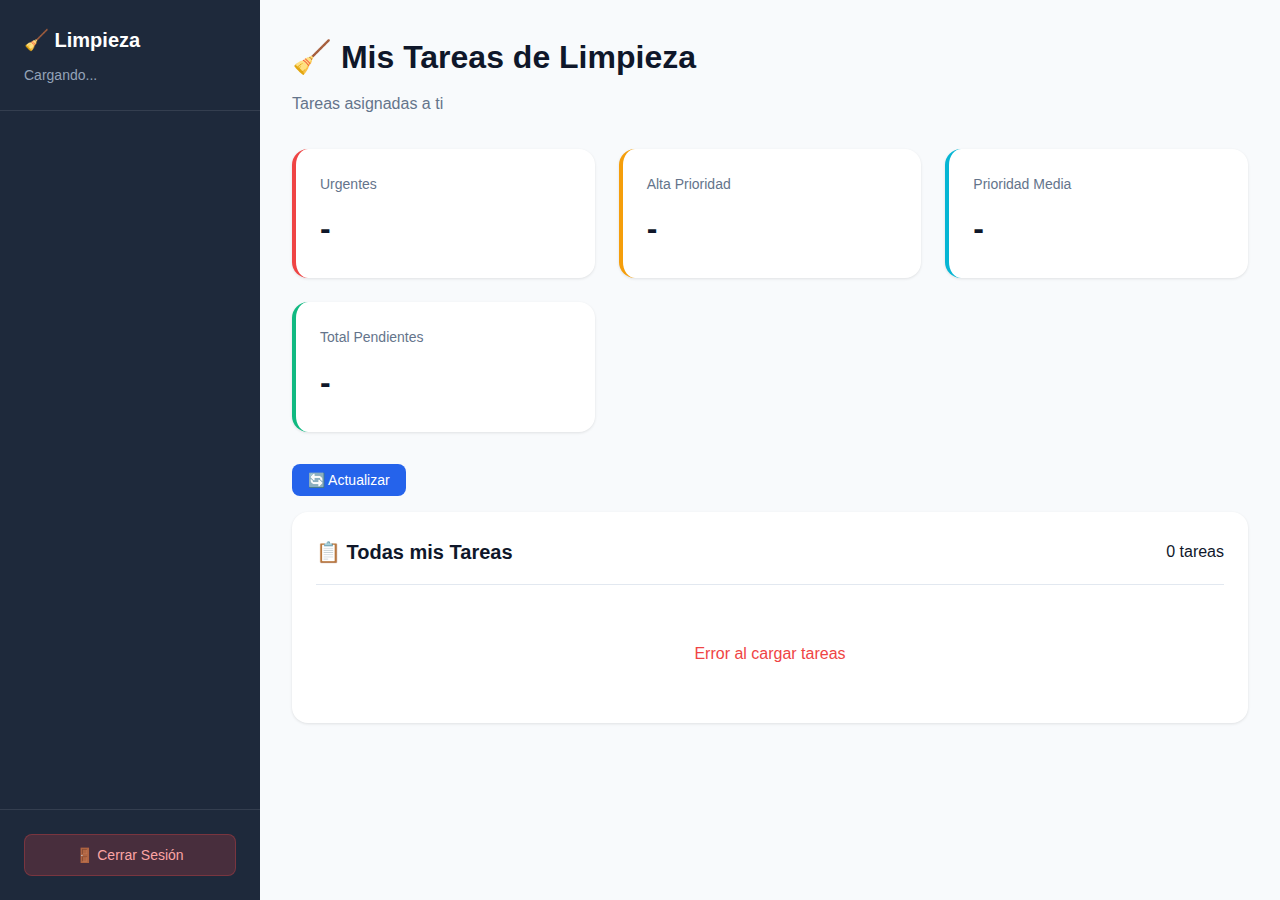
<file: pages/mis-tareas.html>
<!DOCTYPE html>
<html lang="es">
<head>
    <meta charset="UTF-8">
    <meta name="viewport" content="width=device-width, initial-scale=1.0">
    <title>Mis Tareas - Limpieza</title>
    <link rel="stylesheet" href="../css/styles.css">
</head>
<body>
    <div class="app-container">
        <aside class="sidebar">
            <div class="sidebar-header">
                <h2>🧹 Limpieza</h2>
                <div class="user-info">
                    <div id="userName">Cargando...</div>
                    <div id="userRole" style="font-size: 0.75rem;"></div>
                </div>
            </div>
            <nav class="sidebar-menu" id="sidebarMenu"></nav>
            <div class="sidebar-footer">
                <button class="btn-logout" onclick="logout()">🚪 Cerrar Sesión</button>
            </div>
        </aside>

        <main class="main-content">
            <div class="page-header">
                <h1>🧹 Mis Tareas de Limpieza</h1>
                <p>Tareas asignadas a ti</p>
            </div>

            <!-- Estadísticas personales -->
            <div class="stats-grid">
                <div class="stat-card danger">
                    <div class="stat-label">Urgentes</div>
                    <div class="stat-value" id="statUrgentes">-</div>
                </div>

                <div class="stat-card warning">
                    <div class="stat-label">Alta Prioridad</div>
                    <div class="stat-value" id="statAltas">-</div>
                </div>

                <div class="stat-card info">
                    <div class="stat-label">Prioridad Media</div>
                    <div class="stat-value" id="statMedias">-</div>
                </div>

                <div class="stat-card success">
                    <div class="stat-label">Total Pendientes</div>
                    <div class="stat-value" id="statTotal">-</div>
                </div>
            </div>

            <button class="btn btn-primary" onclick="cargarMisTareas()" style="margin-bottom: 1rem;">
                🔄 Actualizar
            </button>

            <!-- Tareas urgentes -->
            <div class="card" id="tareasUrgentes" style="display: none;">
                <div class="card-header" style="background: #fee2e2; border-left: 4px solid var(--danger);">
                    <h3 class="card-title" style="color: var(--danger);">🔴 TAREAS URGENTES</h3>
                </div>
                <div id="listaTareasUrgentes"></div>
            </div>

            <!-- Tareas normales -->
            <div class="card">
                <div class="card-header">
                    <h3 class="card-title">📋 Todas mis Tareas</h3>
                    <span id="totalTareas">0 tareas</span>
                </div>
                <div id="listaTareas">
                    <div class="loading">
                        <div class="spinner"></div>
                    </div>
                </div>
            </div>
        </main>
    </div>

    <script src="../js/config.js"></script>
    <script src="../js/auth.js"></script>
    <script src="../js/menu.js"></script>
    <script src="../js/mis-tareas.js"></script>
    <script src="../js/notifications.js"></script>
    <script src="../js/mobile-auto.js"></script>
</body>
</html>
</file>
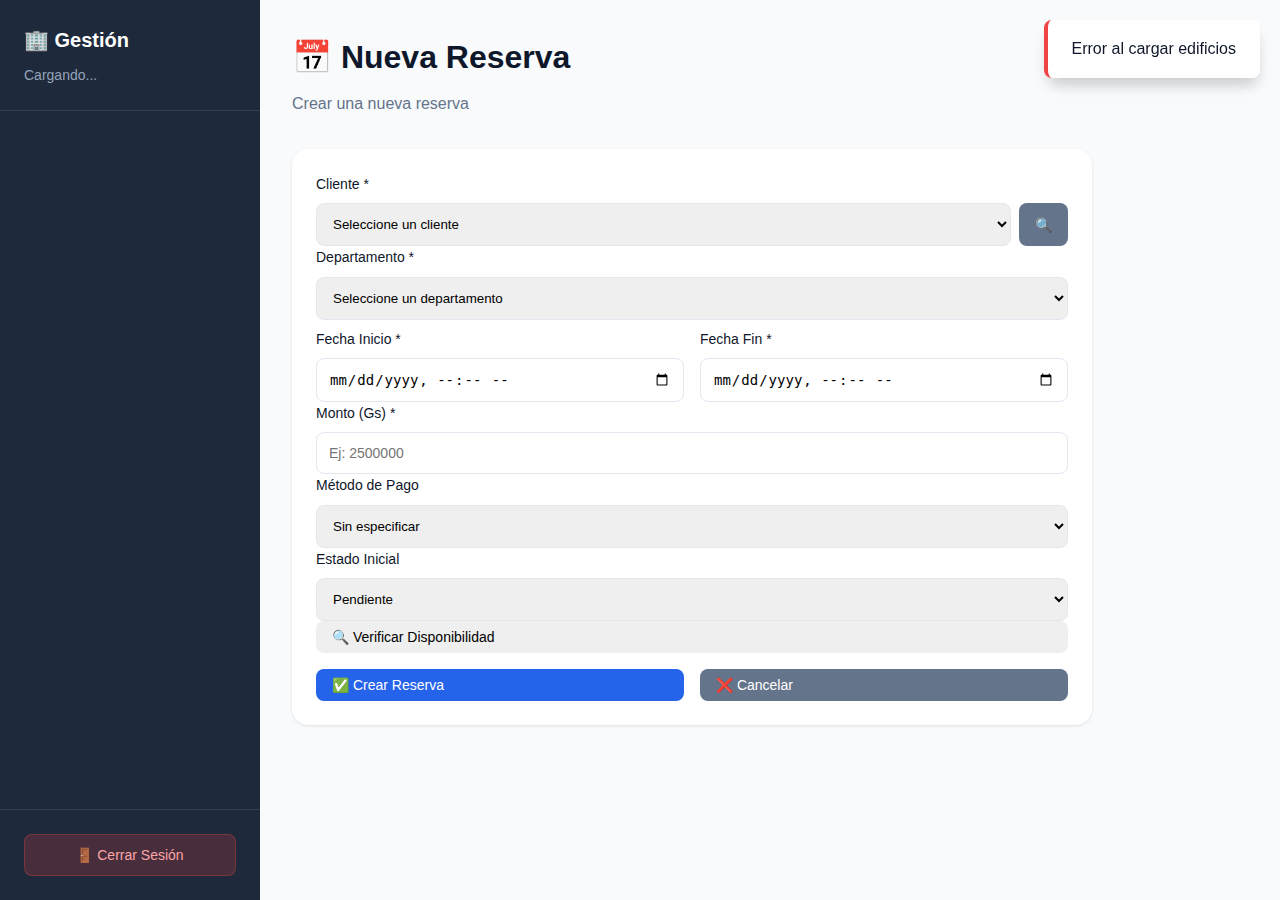
<file: pages/nueva-reserva.html>
<!DOCTYPE html>
<html lang="es">
<head>
    <meta charset="UTF-8">
    <meta name="viewport" content="width=device-width, initial-scale=1.0">
    <title>Nueva Reserva - Gestión</title>
    <link rel="stylesheet" href="../css/styles.css">
</head>
<body>
    <div class="app-container">
        <aside class="sidebar">
            <div class="sidebar-header">
                <h2>🏢 Gestión</h2>
                <div class="user-info">
                    <div id="userName">Cargando...</div>
                    <div id="userRole" style="font-size: 0.75rem;"></div>
                </div>
            </div>
            <nav class="sidebar-menu" id="sidebarMenu"></nav>
            <div class="sidebar-footer">
                <button class="btn-logout" onclick="logout()">🚪 Cerrar Sesión</button>
            </div>
        </aside>

        <main class="main-content">
            <div class="page-header">
                <h1>📅 Nueva Reserva</h1>
                <p>Crear una nueva reserva</p>
            </div>

            <div class="card" style="max-width: 800px;">
                <form id="reservaForm">
                    <!-- Cliente -->
                    <div class="form-group">
                        <label for="clienteId">Cliente *</label>
                        <div style="display: flex; gap: 0.5rem;">
                            <select id="clienteId" required style="flex: 1; padding: 0.75rem; border: 1px solid var(--border); border-radius: var(--radius);">
                                <option value="">Seleccione un cliente</option>
                            </select>
                            <button type="button" class="btn btn-secondary" onclick="buscarCliente()">🔍</button>
                        </div>
                    </div>

                    <!-- Departamento -->
                    <div class="form-group">
                        <label for="departamentoId">Departamento *</label>
                        <select id="departamentoId" required style="padding: 0.75rem; border: 1px solid var(--border); border-radius: var(--radius);">
                            <option value="">Seleccione un departamento</option>
                        </select>
                        <small id="infoDepartamento" style="color: var(--text-secondary);"></small>
                    </div>

                    <!-- Fechas -->
                    <div style="display: grid; grid-template-columns: 1fr 1fr; gap: 1rem;">
                        <div class="form-group">
                            <label for="fechaInicio">Fecha Inicio *</label>
                            <input 
                                type="datetime-local" 
                                id="fechaInicio" 
                                required 
                                style="padding: 0.75rem; border: 1px solid var(--border); border-radius: var(--radius);"
                            >
                        </div>

                        <div class="form-group">
                            <label for="fechaFin">Fecha Fin *</label>
                            <input 
                                type="datetime-local" 
                                id="fechaFin" 
                                required 
                                style="padding: 0.75rem; border: 1px solid var(--border); border-radius: var(--radius);"
                            >
                        </div>
                    </div>

                    <!-- Monto -->
                    <div class="form-group">
                        <label for="monto">Monto (Gs) *</label>
                        <input 
                            type="number" 
                            id="monto" 
                            required 
                            min="0"
                            placeholder="Ej: 2500000"
                            style="padding: 0.75rem; border: 1px solid var(--border); border-radius: var(--radius);"
                        >
                    </div>

                    <!-- Método de pago -->
                    <div class="form-group">
                        <label for="metodoPago">Método de Pago</label>
                        <select id="metodoPago" style="padding: 0.75rem; border: 1px solid var(--border); border-radius: var(--radius);">
                            <option value="">Sin especificar</option>
                            <option value="efectivo">Efectivo</option>
                            <option value="transferencia">Transferencia</option>
                            <option value="tarjeta">Tarjeta</option>
                        </select>
                    </div>

                    <!-- Estado -->
                    <div class="form-group">
                        <label for="estado">Estado Inicial</label>
                        <select id="estado" style="padding: 0.75rem; border: 1px solid var(--border); border-radius: var(--radius);">
                            <option value="pendiente">Pendiente</option>
                            <option value="confirmada">Confirmada</option>
                        </select>
                    </div>

                    <!-- Botón verificar disponibilidad -->
                    <button type="button" class="btn btn-info" onclick="verificarDisponibilidad()" style="width: 100%; margin-bottom: 1rem;">
                        🔍 Verificar Disponibilidad
                    </button>

                    <div id="disponibilidadMsg" style="padding: 1rem; border-radius: var(--radius); margin-bottom: 1rem; display: none;"></div>

                    <!-- Botones -->
                    <div style="display: flex; gap: 1rem;">
                        <button type="submit" class="btn btn-primary" style="flex: 1;">
                            ✅ Crear Reserva
                        </button>
                        <button type="button" class="btn btn-secondary" onclick="window.location.href='reservas.html'" style="flex: 1;">
                            ❌ Cancelar
                        </button>
                    </div>
                </form>
            </div>
        </main>
    </div>

    <script src="../js/config.js"></script>
    <script src="../js/auth.js"></script>
    <script src="../js/menu.js"></script>
    <script src="../js/notifications.js"></script>
    <script src="../js/nueva-reserva.js"></script>
    <script src="../js/mobile-auto.js"></script>
</body>
</html>
</file>
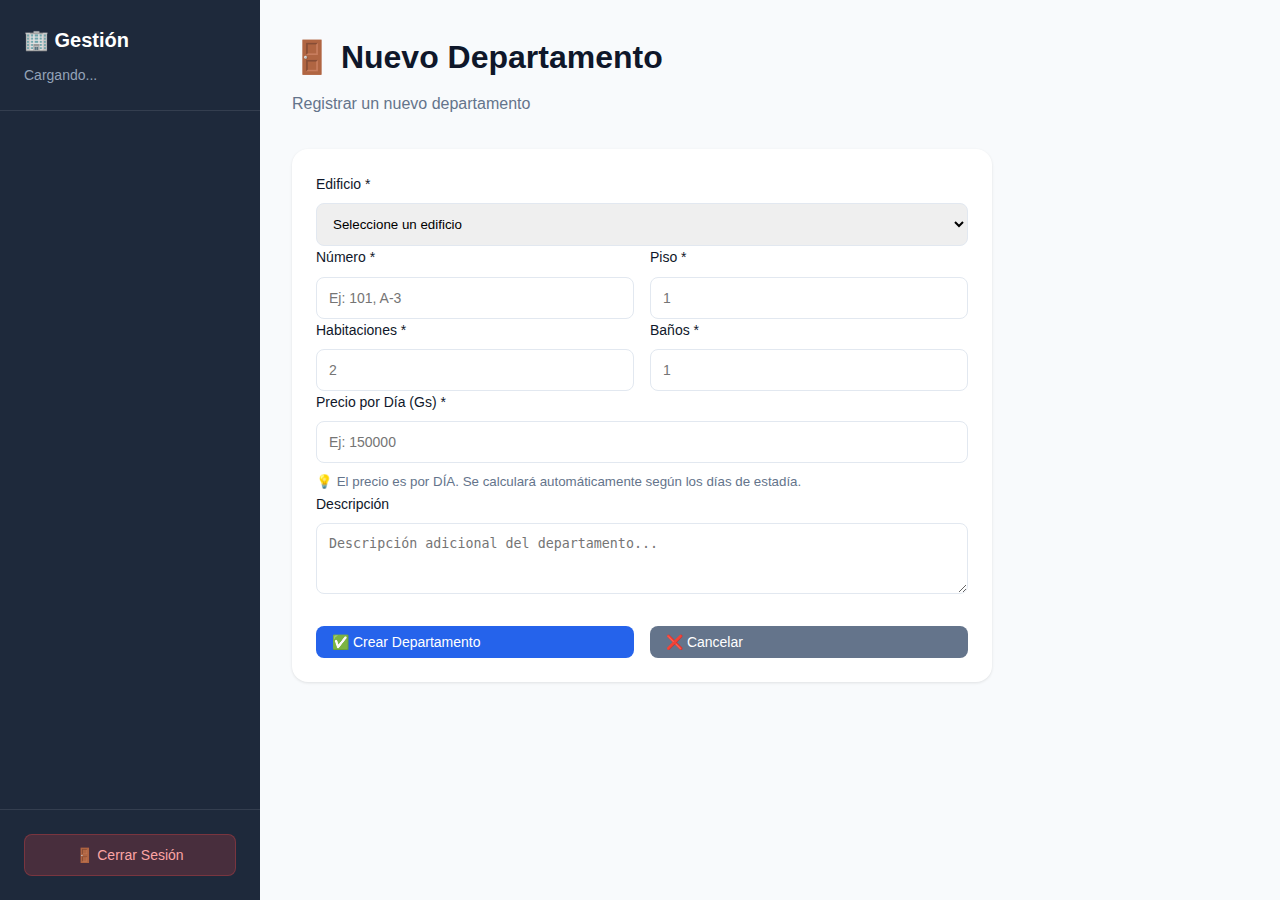
<file: pages/nuevo-departamento.html>
<!DOCTYPE html>
<html lang="es">
<head>
    <meta charset="UTF-8">
    <meta name="viewport" content="width=device-width, initial-scale=1.0">
    <title>Nuevo Departamento - Gestión</title>
    <link rel="stylesheet" href="../css/styles.css">
</head>
<body>
    <div class="app-container">
        <aside class="sidebar">
            <div class="sidebar-header">
                <h2>🏢 Gestión</h2>
                <div class="user-info">
                    <div id="userName">Cargando...</div>
                    <div id="userRole" style="font-size: 0.75rem;"></div>
                </div>
            </div>
            <nav class="sidebar-menu" id="sidebarMenu"></nav>
            <div class="sidebar-footer">
                <button class="btn-logout" onclick="logout()">🚪 Cerrar Sesión</button>
            </div>
        </aside>

        <main class="main-content">
            <div class="page-header">
                <h1>🚪 Nuevo Departamento</h1>
                <p>Registrar un nuevo departamento</p>
            </div>

            <div class="card" style="max-width: 700px;">
                <form id="departamentoForm">
                    <div class="form-group">
                        <label for="edificioId">Edificio *</label>
                        <select id="edificioId" required style="padding: 0.75rem; border: 1px solid var(--border); border-radius: var(--radius);">
                            <option value="">Seleccione un edificio</option>
                        </select>
                    </div>

                    <div style="display: grid; grid-template-columns: 1fr 1fr; gap: 1rem;">
                        <div class="form-group">
                            <label for="numero">Número *</label>
                            <input 
                                type="text" 
                                id="numero" 
                                required 
                                placeholder="Ej: 101, A-3"
                                style="padding: 0.75rem; border: 1px solid var(--border); border-radius: var(--radius);"
                            >
                        </div>

                        <div class="form-group">
                            <label for="piso">Piso *</label>
                            <input 
                                type="number" 
                                id="piso" 
                                required 
                                min="1"
                                placeholder="1"
                                style="padding: 0.75rem; border: 1px solid var(--border); border-radius: var(--radius);"
                            >
                        </div>
                    </div>

                    <div style="display: grid; grid-template-columns: 1fr 1fr; gap: 1rem;">
                        <div class="form-group">
                            <label for="habitaciones">Habitaciones *</label>
                            <input 
                                type="number" 
                                id="habitaciones" 
                                required 
                                min="1"
                                placeholder="2"
                                style="padding: 0.75rem; border: 1px solid var(--border); border-radius: var(--radius);"
                            >
                        </div>

                        <div class="form-group">
                            <label for="banos">Baños *</label>
                            <input 
                                type="number" 
                                id="banos" 
                                required 
                                min="1"
                                placeholder="1"
                                style="padding: 0.75rem; border: 1px solid var(--border); border-radius: var(--radius);"
                            >
                        </div>
                    </div>

                    <div class="form-group">
                        <label for="precio">Precio por Día (Gs) *</label>
                        <input 
                            type="number" 
                            id="precio" 
                            required 
                            min="0"
                            placeholder="Ej: 150000"
                            style="padding: 0.75rem; border: 1px solid var(--border); border-radius: var(--radius);"
                        >
                        <small style="color: var(--text-secondary);">💡 El precio es por DÍA. Se calculará automáticamente según los días de estadía.</small>
                    </div>

                    <div class="form-group">
                        <label for="descripcion">Descripción</label>
                        <textarea 
                            id="descripcion" 
                            rows="3"
                            placeholder="Descripción adicional del departamento..."
                            style="padding: 0.75rem; border: 1px solid var(--border); border-radius: var(--radius); width: 100%;"
                        ></textarea>
                    </div>

                    <div style="display: flex; gap: 1rem; margin-top: 2rem;">
                        <button type="submit" class="btn btn-primary" style="flex: 1;">
                            ✅ Crear Departamento
                        </button>
                        <button type="button" class="btn btn-secondary" onclick="window.location.href='departamentos.html'" style="flex: 1;">
                            ❌ Cancelar
                        </button>
                    </div>
                </form>
            </div>
        </main>
    </div>

    <script src="../js/config.js"></script>
    <script src="../js/auth.js"></script>
    <script src="../js/menu.js"></script>
    <script src="../js/notifications.js"></script>
    <script src="../js/nuevo-departamento.js"></script>
    <script src="../js/mobile-auto.js"></script>
</body>
</html>
</file>
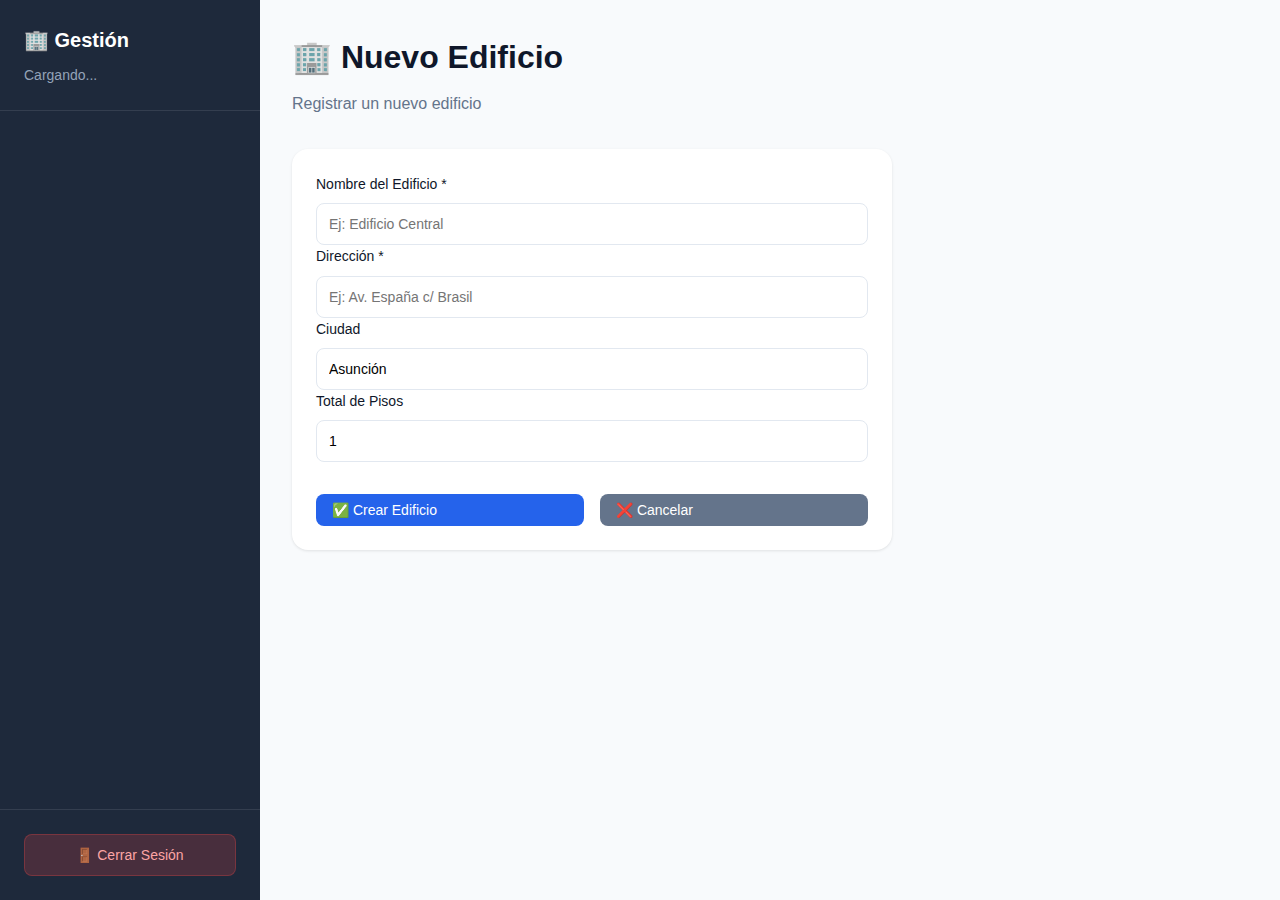
<file: pages/nuevo-edificio.html>
<!DOCTYPE html>
<html lang="es">
<head>
    <meta charset="UTF-8">
    <meta name="viewport" content="width=device-width, initial-scale=1.0">
    <title>Nuevo Edificio - Gestión</title>
    <link rel="stylesheet" href="../css/styles.css">
</head>
<body>
    <div class="app-container">
        <aside class="sidebar">
            <div class="sidebar-header">
                <h2>🏢 Gestión</h2>
                <div class="user-info">
                    <div id="userName">Cargando...</div>
                    <div id="userRole" style="font-size: 0.75rem;"></div>
                </div>
            </div>
            <nav class="sidebar-menu" id="sidebarMenu"></nav>
            <div class="sidebar-footer">
                <button class="btn-logout" onclick="logout()">🚪 Cerrar Sesión</button>
            </div>
        </aside>

        <main class="main-content">
            <div class="page-header">
                <h1>🏢 Nuevo Edificio</h1>
                <p>Registrar un nuevo edificio</p>
            </div>

            <div class="card" style="max-width: 600px;">
                <form id="edificioForm">
                    <div class="form-group">
                        <label for="nombre">Nombre del Edificio *</label>
                        <input 
                            type="text" 
                            id="nombre" 
                            required 
                            placeholder="Ej: Edificio Central"
                            style="padding: 0.75rem; border: 1px solid var(--border); border-radius: var(--radius);"
                        >
                    </div>

                    <div class="form-group">
                        <label for="direccion">Dirección *</label>
                        <input 
                            type="text" 
                            id="direccion" 
                            required 
                            placeholder="Ej: Av. España c/ Brasil"
                            style="padding: 0.75rem; border: 1px solid var(--border); border-radius: var(--radius);"
                        >
                    </div>

                    <div class="form-group">
                        <label for="ciudad">Ciudad</label>
                        <input 
                            type="text" 
                            id="ciudad" 
                            placeholder="Asunción"
                            value="Asunción"
                            style="padding: 0.75rem; border: 1px solid var(--border); border-radius: var(--radius);"
                        >
                    </div>

                    <div class="form-group">
                        <label for="totalPisos">Total de Pisos</label>
                        <input 
                            type="number" 
                            id="totalPisos" 
                            min="1"
                            value="1"
                            placeholder="1"
                            style="padding: 0.75rem; border: 1px solid var(--border); border-radius: var(--radius);"
                        >
                    </div>

                    <div style="display: flex; gap: 1rem; margin-top: 2rem;">
                        <button type="submit" class="btn btn-primary" style="flex: 1;">
                            ✅ Crear Edificio
                        </button>
                        <button type="button" class="btn btn-secondary" onclick="window.location.href='edificios.html'" style="flex: 1;">
                            ❌ Cancelar
                        </button>
                    </div>
                </form>
            </div>
        </main>
    </div>

    <script src="../js/config.js"></script>
    <script src="../js/auth.js"></script>
    <script src="../js/menu.js"></script>
    <script src="../js/notifications.js"></script>
    <script src="../js/nuevo-edificio.js"></script>
    <script src="../js/mobile-auto.js"></script>
</body>
</html>
</file>
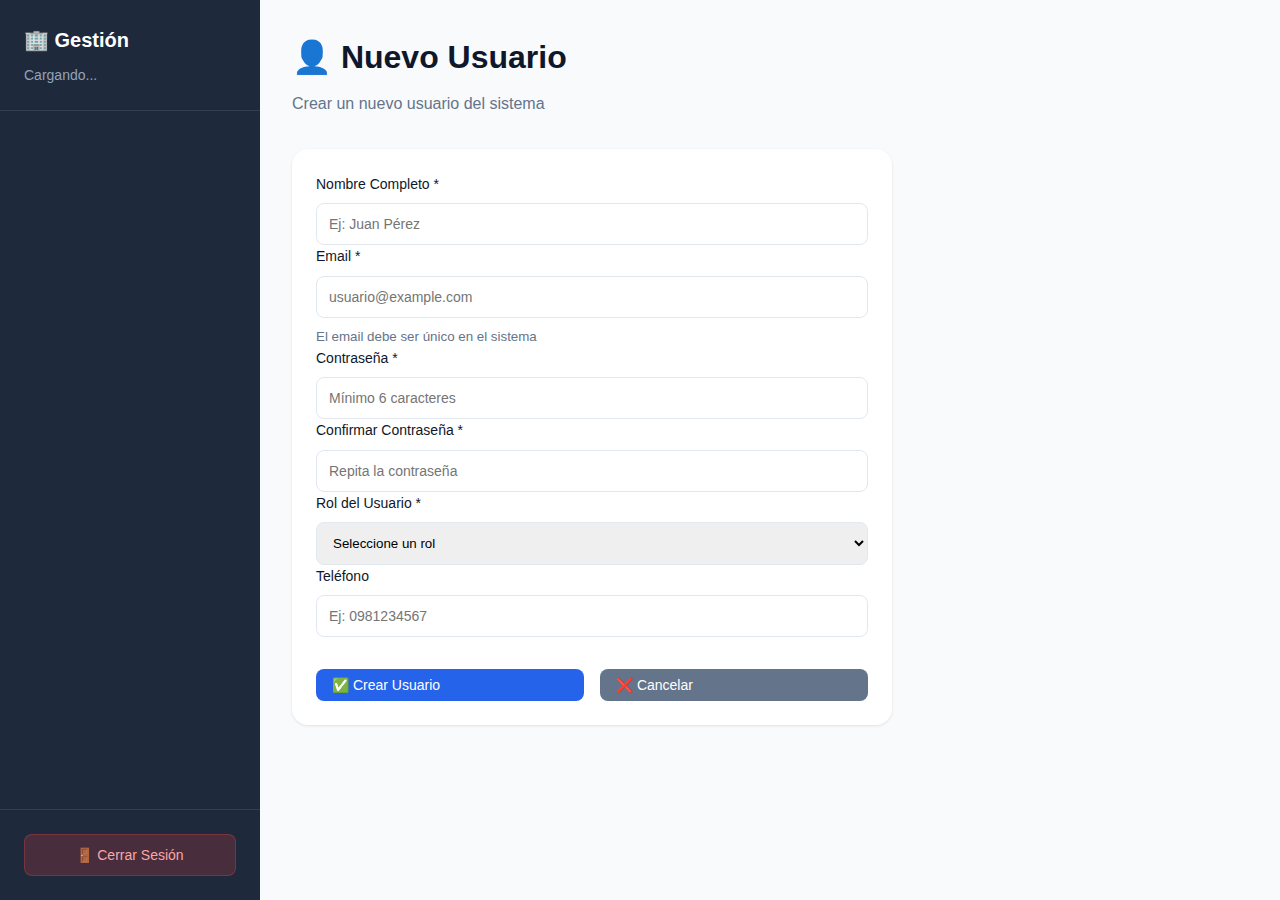
<file: pages/nuevo-usuario.html>
<!DOCTYPE html>
<html lang="es">
<head>
    <meta charset="UTF-8">
    <meta name="viewport" content="width=device-width, initial-scale=1.0">
    <title>Nuevo Usuario - Gestión</title>
    <link rel="stylesheet" href="../css/styles.css">
</head>
<body>
    <div class="app-container">
        <aside class="sidebar">
            <div class="sidebar-header">
                <h2>🏢 Gestión</h2>
                <div class="user-info">
                    <div id="userName">Cargando...</div>
                    <div id="userRole" style="font-size: 0.75rem;"></div>
                </div>
            </div>
            <nav class="sidebar-menu" id="sidebarMenu"></nav>
            <div class="sidebar-footer">
                <button class="btn-logout" onclick="logout()">🚪 Cerrar Sesión</button>
            </div>
        </aside>

        <main class="main-content">
            <div class="page-header">
                <h1>👤 Nuevo Usuario</h1>
                <p>Crear un nuevo usuario del sistema</p>
            </div>

            <div class="card" style="max-width: 600px;">
                <form id="usuarioForm">
                    <!-- Nombre -->
                    <div class="form-group">
                        <label for="nombre">Nombre Completo *</label>
                        <input 
                            type="text" 
                            id="nombre" 
                            required 
                            placeholder="Ej: Juan Pérez"
                            style="padding: 0.75rem; border: 1px solid var(--border); border-radius: var(--radius);"
                        >
                    </div>

                    <!-- Email -->
                    <div class="form-group">
                        <label for="email">Email *</label>
                        <input 
                            type="email" 
                            id="email" 
                            required 
                            placeholder="usuario@example.com"
                            style="padding: 0.75rem; border: 1px solid var(--border); border-radius: var(--radius);"
                        >
                        <small style="color: var(--text-secondary);">El email debe ser único en el sistema</small>
                    </div>

                    <!-- Contraseña -->
                    <div class="form-group">
                        <label for="password">Contraseña *</label>
                        <input 
                            type="password" 
                            id="password" 
                            required 
                            minlength="6"
                            placeholder="Mínimo 6 caracteres"
                            style="padding: 0.75rem; border: 1px solid var(--border); border-radius: var(--radius);"
                        >
                    </div>

                    <!-- Confirmar contraseña -->
                    <div class="form-group">
                        <label for="confirmPassword">Confirmar Contraseña *</label>
                        <input 
                            type="password" 
                            id="confirmPassword" 
                            required 
                            minlength="6"
                            placeholder="Repita la contraseña"
                            style="padding: 0.75rem; border: 1px solid var(--border); border-radius: var(--radius);"
                        >
                    </div>

                    <!-- Rol -->
                    <div class="form-group">
                        <label for="rol">Rol del Usuario *</label>
                        <select id="rol" required style="padding: 0.75rem; border: 1px solid var(--border); border-radius: var(--radius);">
                            <option value="">Seleccione un rol</option>
                            <option value="admin">Admin</option>
                            <option value="recepcionista">Recepcionista</option>
                            <option value="limpieza">Personal de Limpieza</option>
                            <option value="contador">Contador</option>
                            <option value="visor">Visor</option>
                            <option value="super_admin">Super Admin</option>
                        </select>
                        <div id="rolDescription" style="margin-top: 0.5rem; padding: 0.75rem; background: var(--bg-secondary); border-radius: var(--radius); font-size: 0.875rem; display: none;"></div>
                    </div>

                    <!-- Teléfono -->
                    <div class="form-group">
                        <label for="telefono">Teléfono</label>
                        <input 
                            type="tel" 
                            id="telefono" 
                            placeholder="Ej: 0981234567"
                            style="padding: 0.75rem; border: 1px solid var(--border); border-radius: var(--radius);"
                        >
                    </div>

                    <!-- Botones -->
                    <div style="display: flex; gap: 1rem; margin-top: 2rem;">
                        <button type="submit" class="btn btn-primary" style="flex: 1;">
                            ✅ Crear Usuario
                        </button>
                        <button type="button" class="btn btn-secondary" onclick="window.location.href='usuarios.html'" style="flex: 1;">
                            ❌ Cancelar
                        </button>
                    </div>
                </form>
            </div>
        </main>
    </div>

    <script src="../js/config.js"></script>
    <script src="../js/auth.js"></script>
    <script src="../js/menu.js"></script>
    <script src="../js/notifications.js"></script>
    <script src="../js/nuevo-usuario.js"></script>
    <script src="../js/mobile-auto.js"></script>
</body>
</html>
</file>
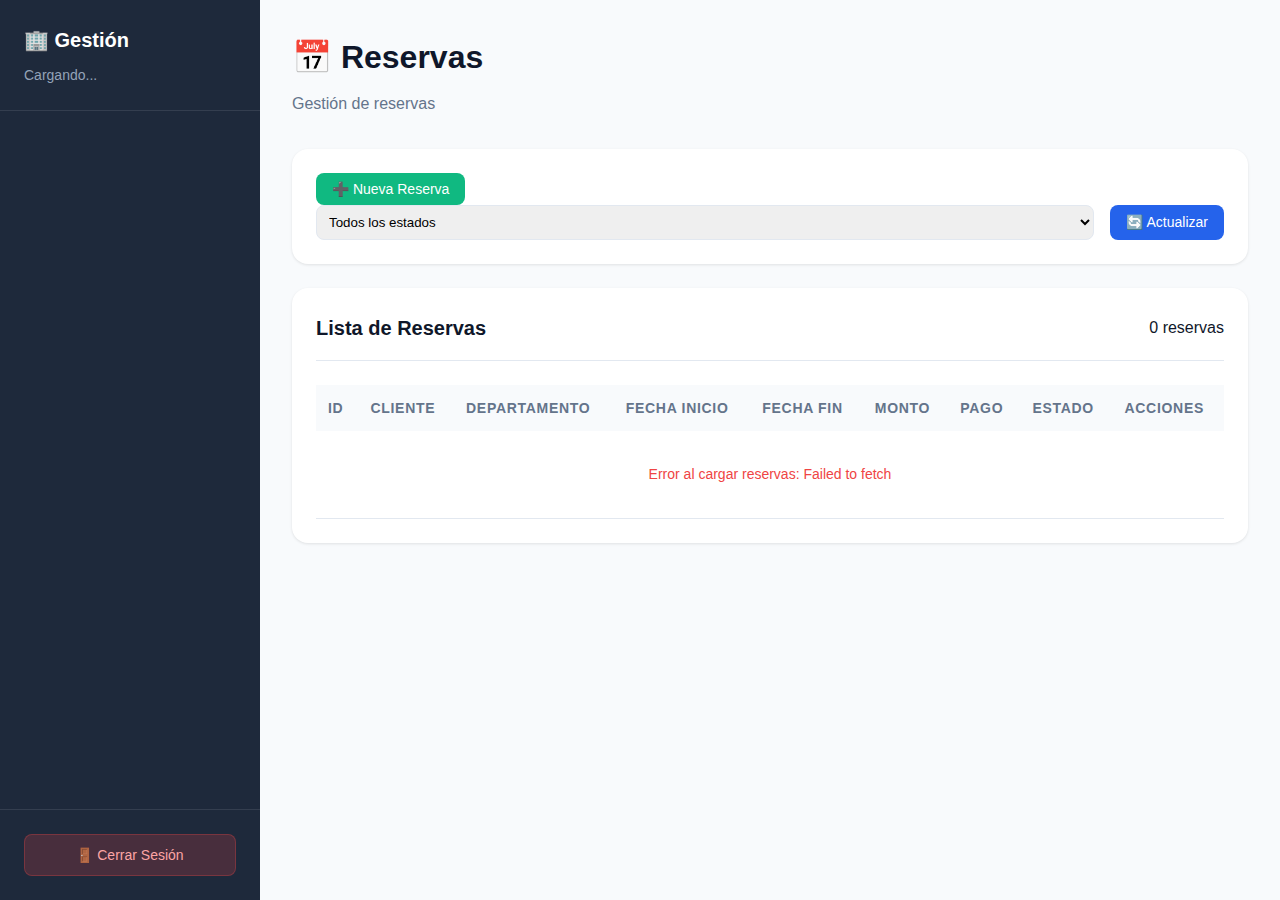
<file: pages/reservas.html>
<!DOCTYPE html>
<html lang="es">
<head>
    <meta charset="UTF-8">
    <meta name="viewport" content="width=device-width, initial-scale=1.0">
    <title>Reservas - Gestión</title>
    <link rel="stylesheet" href="../css/styles.css">
</head>
    <script src="../js/mobile-auto.js"></script>
<body>
    <div class="app-container">
        <aside class="sidebar">
            <div class="sidebar-header">
                <h2>🏢 Gestión</h2>
                <div class="user-info">
                    <div id="userName">Cargando...</div>
                    <div id="userRole" style="font-size: 0.75rem;"></div>
                </div>
            </div>
            <nav class="sidebar-menu" id="sidebarMenu"></nav>
            <div class="sidebar-footer">
                <button class="btn-logout" onclick="logout()">🚪 Cerrar Sesión</button>
            </div>
        </aside>

        <main class="main-content">
            <div class="page-header">
                <h1>📅 Reservas</h1>
                <p>Gestión de reservas</p>
            </div>

            <!-- Filtros -->
            <div class="card">
                <button class="btn btn-success" onclick="window.location.href='nueva-reserva.html'">
    ➕ Nueva Reserva
</button>
                <div style="display: flex; gap: 1rem; flex-wrap: wrap;">
                    <select 
                        id="filterEstado" 
                        style="padding: 0.5rem; border: 1px solid var(--border); border-radius: var(--radius); flex: 1;"
                    >
                        <option value="">Todos los estados</option>
                        <option value="pendiente">Pendientes</option>
                        <option value="confirmada">Confirmadas</option>
                        <option value="completada">Completadas</option>
                        <option value="cancelada">Canceladas</option>
                    </select>

                    <button class="btn btn-primary" onclick="cargarReservas()">
                        🔄 Actualizar
                    </button>
                </div>
            </div>

            <!-- Lista de reservas -->
            <div class="card">
                <div class="card-header">
                    <h3 class="card-title">Lista de Reservas</h3>
                    <span id="totalReservas">0 reservas</span>
                </div>

                <div class="table-container">
                    <table>
                        <thead>
                            <tr>
                                <th>ID</th>
                                <th>Cliente</th>
                                <th>Departamento</th>
                                <th>Fecha Inicio</th>
                                <th>Fecha Fin</th>
                                <th>Monto</th>
                                <th>Pago</th>
                                <th>Estado</th>
                                <th>Acciones</th>
                            </tr>
                        </thead>
                        <tbody id="reservasTable">
                            <tr>
                                <td colspan="9" style="text-align: center; padding: 2rem;">
                                    <div class="loading">
                                        <div class="spinner"></div>
                                    </div>
                                </td>
                            </tr>
                        </tbody>
                    </table>
                </div>
            </div>
        </main>
    </div>

    <script src="../js/config.js"></script>
    <script src="../js/auth.js"></script>
    <script src="../js/menu.js"></script>
    <script src="../js/reservas.js"></script>
    <script src="../js/notifications.js"></script>

</body>
</html>
</file>
<file: css/styles.css>
/* ============================================
   RESET Y VARIABLES
   ============================================ */

* {
    margin: 0;
    padding: 0;
    box-sizing: border-box;
}

:root {
    /* Colores principales */
    --primary: #2563eb;
    --primary-dark: #1e40af;
    --secondary: #64748b;
    --success: #10b981;
    --danger: #ef4444;
    --warning: #f59e0b;
    --info: #06b6d4;
    
    /* Colores de fondo */
    --bg-primary: #ffffff;
    --bg-secondary: #f8fafc;
    --bg-dark: #1e293b;
    
    /* Textos */
    --text-primary: #0f172a;
    --text-secondary: #64748b;
    --text-light: #94a3b8;
    
    /* Bordes */
    --border: #e2e8f0;
    --border-dark: #cbd5e1;
    
    /* Sombras */
    --shadow-sm: 0 1px 2px 0 rgba(0, 0, 0, 0.05);
    --shadow: 0 1px 3px 0 rgba(0, 0, 0, 0.1);
    --shadow-md: 0 4px 6px -1px rgba(0, 0, 0, 0.1);
    --shadow-lg: 0 10px 15px -3px rgba(0, 0, 0, 0.1);
    
    /* Espaciados */
    --spacing-xs: 0.25rem;
    --spacing-sm: 0.5rem;
    --spacing-md: 1rem;
    --spacing-lg: 1.5rem;
    --spacing-xl: 2rem;
    
    /* Border radius */
    --radius-sm: 0.25rem;
    --radius: 0.5rem;
    --radius-lg: 1rem;
}

body {
    font-family: -apple-system, BlinkMacSystemFont, 'Segoe UI', Roboto, 'Helvetica Neue', Arial, sans-serif;
    background: linear-gradient(135deg, #667eea 0%, #764ba2 100%);
    min-height: 100vh;
    color: var(--text-primary);
    line-height: 1.6;
}

/* ============================================
   PÁGINA DE LOGIN
   ============================================ */

.login-container {
    min-height: 100vh;
    display: flex;
    align-items: center;
    justify-content: center;
    padding: var(--spacing-lg);
}

.login-card {
    background: var(--bg-primary);
    border-radius: var(--radius-lg);
    box-shadow: var(--shadow-lg);
    width: 100%;
    max-width: 420px;
    padding: var(--spacing-xl);
}

.login-header {
    text-align: center;
    margin-bottom: var(--spacing-xl);
}

.login-header .icon {
    background: var(--primary);
    width: 60px;
    height: 60px;
    border-radius: 50%;
    display: flex;
    align-items: center;
    justify-content: center;
    font-size: 2rem;
    margin: 0 auto var(--spacing-md);
}

.login-header h1 {
    font-size: 1.5rem;
    font-weight: 700;
    margin-bottom: var(--spacing-sm);
    color: var(--text-primary);
}

.login-header p {
    color: var(--text-secondary);
    font-size: 0.875rem;
}

.login-form {
    display: flex;
    flex-direction: column;
    gap: var(--spacing-lg);
}

.form-group {
    display: flex;
    flex-direction: column;
    gap: var(--spacing-sm);
}

.form-group label {
    font-size: 0.875rem;
    font-weight: 500;
    color: var(--text-primary);
}

.form-group input {
    padding: 0.75rem;
    border: 1px solid var(--border);
    border-radius: var(--radius);
    font-size: 0.875rem;
    transition: all 0.2s;
}

.form-group input:focus {
    outline: none;
    border-color: var(--primary);
    box-shadow: 0 0 0 3px rgba(37, 99, 235, 0.1);
}

.error-message {
    background: #fee;
    border: 1px solid #fcc;
    color: var(--danger);
    padding: 0.75rem;
    border-radius: var(--radius);
    font-size: 0.875rem;
}

.btn-primary {
    background: var(--primary);
    color: white;
    padding: 0.75rem 1.5rem;
    border: none;
    border-radius: var(--radius);
    font-size: 1rem;
    font-weight: 500;
    cursor: pointer;
    transition: all 0.2s;
}

.btn-primary:hover {
    background: var(--primary-dark);
}

.btn-primary:active {
    transform: scale(0.98);
}

.btn-primary:disabled {
    opacity: 0.6;
    cursor: not-allowed;
}

.test-credentials {
    margin-top: var(--spacing-lg);
    padding: var(--spacing-md);
    background: var(--bg-secondary);
    border-radius: var(--radius);
    border: 1px solid var(--border);
}

.test-title {
    font-size: 0.75rem;
    font-weight: 600;
    color: var(--text-primary);
    margin-bottom: var(--spacing-sm);
}

.test-credentials p {
    font-size: 0.75rem;
    color: var(--text-secondary);
    margin-bottom: 0.25rem;
}

/* ============================================
   LAYOUT PRINCIPAL (DASHBOARD)
   ============================================ */

.app-container {
    display: flex;
    min-height: 100vh;
    background: var(--bg-secondary);
}

/* Sidebar */
.sidebar {
    width: 260px;
    background: var(--bg-dark);
    color: white;
    display: flex;
    flex-direction: column;
    position: fixed;
    height: 100vh;
    left: 0;
    top: 0;
    z-index: 100;
}

.sidebar-header {
    padding: var(--spacing-lg);
    border-bottom: 1px solid rgba(255, 255, 255, 0.1);
}

.sidebar-header h2 {
    font-size: 1.25rem;
    font-weight: 700;
}

.sidebar-header .user-info {
    margin-top: var(--spacing-sm);
    font-size: 0.875rem;
    color: var(--text-light);
}

.sidebar-menu {
    flex: 1;
    padding: var(--spacing-lg) 0;
    overflow-y: auto;
}

.menu-item {
    padding: 0.75rem var(--spacing-lg);
    display: flex;
    align-items: center;
    gap: var(--spacing-md);
    color: rgba(255, 255, 255, 0.8);
    text-decoration: none;
    transition: all 0.2s;
    cursor: pointer;
}

.menu-item:hover {
    background: rgba(255, 255, 255, 0.05);
    color: white;
}

.menu-item.active {
    background: var(--primary);
    color: white;
    font-weight: 500;
}

.menu-item .icon {
    font-size: 1.25rem;
}

.sidebar-footer {
    padding: var(--spacing-lg);
    border-top: 1px solid rgba(255, 255, 255, 0.1);
}

.btn-logout {
    width: 100%;
    background: rgba(239, 68, 68, 0.2);
    color: #fca5a5;
    border: 1px solid rgba(239, 68, 68, 0.3);
    padding: 0.75rem;
    border-radius: var(--radius);
    font-size: 0.875rem;
    font-weight: 500;
    cursor: pointer;
    transition: all 0.2s;
}

.btn-logout:hover {
    background: rgba(239, 68, 68, 0.3);
}

/* Contenido principal */
.main-content {
    flex: 1;
    margin-left: 260px;
    padding: var(--spacing-xl);
}

.page-header {
    margin-bottom: var(--spacing-xl);
}

.page-header h1 {
    font-size: 2rem;
    font-weight: 700;
    color: var(--text-primary);
    margin-bottom: var(--spacing-sm);
}

.page-header p {
    color: var(--text-secondary);
}

/* Cards */
.card {
    background: var(--bg-primary);
    border-radius: var(--radius-lg);
    box-shadow: var(--shadow);
    padding: var(--spacing-lg);
    margin-bottom: var(--spacing-lg);
}

.card-header {
    display: flex;
    justify-content: space-between;
    align-items: center;
    margin-bottom: var(--spacing-lg);
    padding-bottom: var(--spacing-md);
    border-bottom: 1px solid var(--border);
}

.card-title {
    font-size: 1.25rem;
    font-weight: 600;
    color: var(--text-primary);
}

.stats-grid {
    display: grid;
    grid-template-columns: repeat(auto-fit, minmax(250px, 1fr));
    gap: var(--spacing-lg);
    margin-bottom: var(--spacing-xl);
}

.stat-card {
    background: var(--bg-primary);
    border-radius: var(--radius-lg);
    padding: var(--spacing-lg);
    box-shadow: var(--shadow);
    border-left: 4px solid var(--primary);
}

.stat-card.success {
    border-left-color: var(--success);
}

.stat-card.warning {
    border-left-color: var(--warning);
}

.stat-card.danger {
    border-left-color: var(--danger);
}

.stat-card.info {
    border-left-color: var(--info);
}

.stat-label {
    font-size: 0.875rem;
    color: var(--text-secondary);
    margin-bottom: var(--spacing-sm);
}

.stat-value {
    font-size: 2rem;
    font-weight: 700;
    color: var(--text-primary);
}

/* Tabla */
.table-container {
    overflow-x: auto;
}

table {
    width: 100%;
    border-collapse: collapse;
}

table thead {
    background: var(--bg-secondary);
}

table th {
    padding: 0.75rem;
    text-align: left;
    font-size: 0.875rem;
    font-weight: 600;
    color: var(--text-secondary);
    text-transform: uppercase;
    letter-spacing: 0.05em;
}

table td {
    padding: 0.75rem;
    border-bottom: 1px solid var(--border);
    font-size: 0.875rem;
}

table tbody tr:hover {
    background: var(--bg-secondary);
}

/* Badges */
.badge {
    display: inline-block;
    padding: 0.25rem 0.75rem;
    border-radius: 9999px;
    font-size: 0.75rem;
    font-weight: 500;
}

.badge.success {
    background: #d1fae5;
    color: #065f46;
}

.badge.warning {
    background: #fed7aa;
    color: #92400e;
}

.badge.danger {
    background: #fee2e2;
    color: #991b1b;
}

.badge.info {
    background: #dbeafe;
    color: #1e40af;
}

/* Botones */
.btn {
    padding: 0.5rem 1rem;
    border-radius: var(--radius);
    font-size: 0.875rem;
    font-weight: 500;
    cursor: pointer;
    transition: all 0.2s;
    border: none;
    display: inline-flex;
    align-items: center;
    gap: var(--spacing-sm);
}

.btn-sm {
    padding: 0.375rem 0.75rem;
    font-size: 0.8125rem;
}

.btn-primary {
    background: var(--primary);
    color: white;
}

.btn-success {
    background: var(--success);
    color: white;
}

.btn-danger {
    background: var(--danger);
    color: white;
}

.btn-secondary {
    background: var(--secondary);
    color: white;
}

.btn:hover {
    opacity: 0.9;
    transform: translateY(-1px);
}

.btn:active {
    transform: translateY(0);
}

/* Loading */
.loading {
    display: flex;
    align-items: center;
    justify-content: center;
    min-height: 200px;
}

.spinner {
    width: 40px;
    height: 40px;
    border: 4px solid var(--border);
    border-top-color: var(--primary);
    border-radius: 50%;
    animation: spin 0.8s linear infinite;
}

@keyframes spin {
    to {
        transform: rotate(360deg);
    }
}

/* ============================================
   RESPONSIVE - MÓVILES
   ============================================ */

@media (max-width: 768px) {
    /* Layout */
    .sidebar {
        display: none;
    }
    
    .main-content {
        margin-left: 0;
        padding: 1rem;
        padding-top: 1rem;
    }

    /* Login móvil */
    .login-container {
        padding: 1rem;
        align-items: flex-start;
        padding-top: 2rem;
    }

    .login-card {
        max-width: 100%;
        padding: 1.5rem;
        margin: 0;
    }

    .login-header .icon {
        width: 50px;
        height: 50px;
        font-size: 1.5rem;
    }

    .login-header h1 {
        font-size: 1.25rem;
    }

    /* Page header */
    .page-header h1 {
        font-size: 1.5rem;
    }

    .page-header p {
        font-size: 0.875rem;
    }

    /* Stats grid */
    .stats-grid {
        grid-template-columns: 1fr;
        gap: 1rem;
    }

    .stat-card {
        padding: 1rem;
    }

    .stat-value {
        font-size: 1.5rem;
    }

    /* Cards */
    .card {
        padding: 1rem;
        margin-bottom: 1rem;
    }

    .card-header {
        flex-direction: column;
        align-items: flex-start;
        gap: 0.75rem;
    }

    .card-title {
        font-size: 1.125rem;
    }

    /* Tablas móviles */
    .table-container {
        overflow-x: auto;
        -webkit-overflow-scrolling: touch;
        margin: 0 -1rem;
        padding: 0 1rem;
    }

    table {
        font-size: 0.8125rem;
        min-width: 600px;
    }

    table th,
    table td {
        padding: 0.5rem 0.75rem;
    }

    /* Botones móviles */
    .btn {
        width: 100%;
        padding: 0.875rem 1rem;
        font-size: 0.9375rem;
        justify-content: center;
    }

    .btn-sm {
        width: auto;
        padding: 0.5rem 0.75rem;
    }

    /* Formularios */
    .form-group input,
    .form-group select,
    .form-group textarea {
        font-size: 16px; /* Evita zoom en iOS */
        padding: 0.875rem;
    }

    /* Toast notifications */
    .toast {
        top: 1rem;
        right: 1rem;
        left: 1rem;
        width: auto;
        padding: 1rem;
    }

    /* Empty states */
    .empty-state {
        padding: 2rem 1rem;
    }

    .empty-state-icon {
        font-size: 3rem;
    }
}

/* Tablets */
@media (min-width: 769px) and (max-width: 1024px) {
    .sidebar {
        width: 220px;
    }

    .main-content {
        margin-left: 220px;
        padding: 1.5rem;
    }

    .stats-grid {
        grid-template-columns: repeat(2, 1fr);
    }
}

/* Pantallas muy pequeñas */
@media (max-width: 480px) {
    .login-card {
        padding: 1.25rem;
    }

    .page-header h1 {
        font-size: 1.25rem;
    }

    .card {
        padding: 0.875rem;
    }

    .stat-value {
        font-size: 1.25rem;
    }

    table {
        font-size: 0.75rem;
    }

    table th,
    table td {
        padding: 0.375rem 0.5rem;
    }
}
/* Animaciones suaves */
.card, .stat-card, .btn {
    transition: all 0.3s ease;
}

.card:hover, .stat-card:hover {
    transform: translateY(-2px);
    box-shadow: var(--shadow-lg);
}

/* Mejoras en tablas responsive */
@media (max-width: 1024px) {
    .table-container {
        overflow-x: scroll;
    }
    
    table {
        min-width: 800px;
    }
}

/* Estados de los botones */
.btn:disabled {
    opacity: 0.5;
    cursor: not-allowed;
    transform: none !important;
}

/* Notificaciones toast */
.toast {
    position: fixed;
    top: 20px;
    right: 20px;
    background: white;
    padding: 1rem 1.5rem;
    border-radius: var(--radius);
    box-shadow: var(--shadow-lg);
    border-left: 4px solid var(--success);
    z-index: 1000;
    animation: slideIn 0.3s ease;
}

.toast.error {
    border-left-color: var(--danger);
}

.toast.warning {
    border-left-color: var(--warning);
}

@keyframes slideIn {
    from {
        transform: translateX(400px);
        opacity: 0;
    }
    to {
        transform: translateX(0);
        opacity: 1;
    }
}

/* Empty states mejorados */
.empty-state {
    text-align: center;
    padding: 3rem;
    color: var(--text-secondary);
}

.empty-state-icon {
    font-size: 4rem;
    margin-bottom: 1rem;
    opacity: 0.5;
}

/* Badges mejorados */
.badge {
    font-weight: 600;
    text-transform: uppercase;
    letter-spacing: 0.025em;
}

/* Cards de estadísticas mejorados */
.stat-card {
    position: relative;
    overflow: hidden;
}

.stat-card::before {
    content: '';
    position: absolute;
    top: 0;
    right: 0;
    width: 100px;
    height: 100px;
    background: rgba(255, 255, 255, 0.1);
    border-radius: 50%;
    transform: translate(30%, -30%);
}

/* Scroll suave */
html {
    scroll-behavior: smooth;
}

/* Focus visible mejorado */
*:focus-visible {
    outline: 2px solid var(--primary);
    outline-offset: 2px;
}

/* Skeleton loading */
.skeleton {
    background: linear-gradient(90deg, var(--bg-secondary) 0%, var(--border) 50%, var(--bg-secondary) 100%);
    background-size: 200% 100%;
    animation: loading 1.5s ease-in-out infinite;
}

@keyframes loading {
    0% {
        background-position: 200% 0;
    }
    100% {
        background-position: -200% 0;
    }
}

/* Tooltips simples */
[data-tooltip] {
    position: relative;
    cursor: help;
}

[data-tooltip]:hover::after {
    content: attr(data-tooltip);
    position: absolute;
    bottom: 100%;
    left: 50%;
    transform: translateX(-50%);
    padding: 0.5rem;
    background: var(--bg-dark);
    color: white;
    font-size: 0.875rem;
    white-space: nowrap;
    border-radius: var(--radius);
    margin-bottom: 0.5rem;
    z-index: 100;
}

/* Print styles */
@media print {
    .sidebar,
    .btn,
    .page-header {
        display: none;
    }
    
    .main-content {
        margin-left: 0;
    }
    
    .card {
        break-inside: avoid;
    }
}
</file>
